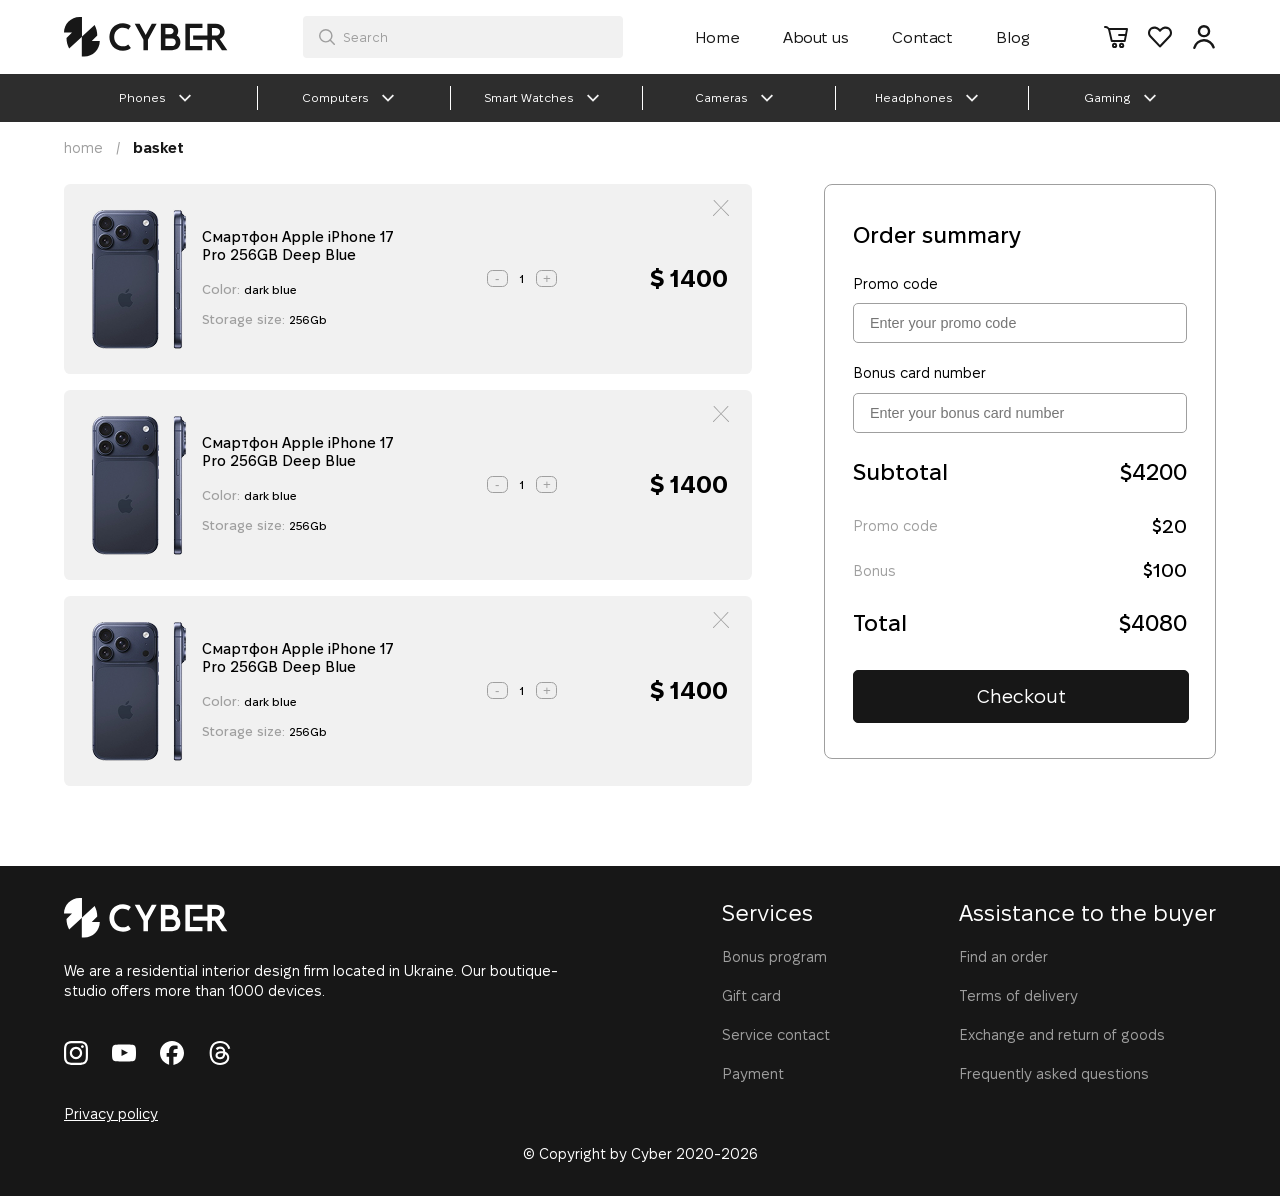
<file: basket.html>
<!DOCTYPE html>
<html lang="en">

<head>
    <meta charset="UTF-8">
    <link rel="stylesheet" href="css/style.css">
    <meta name="viewport"
        content="width=device-width, user-scalable=yes, initial-scale=1.0, maximum-scale=2.0, minimum-scale=1.0">
    <title>E-com-Cyber - basket page</title>
    <link rel="icon" type="image/png" sizes="16x16" href="img/fav/favicon-16x16.png">
    <link rel="manifest" href="/manifest.json">
    <meta name="msapplication-TileColor" content="#ffffff">
    <meta name="msapplication-TileImage" content="/ms-icon-144x144.png">
    <meta name="theme-color" content="#ffffff">
</head>

<body class="position-r">
    <div class="greybg"></div>
    <div class="dark-bgc"></div>
    <div class="main-div-in-popup">
        <img src="img/closepopup.svg" alt="close popup" class="closepopup">
        <div class="popup">
            <div class="grid-button-popup">
                <a class="button-switch active" data-reg="singIn" href="#">Log in</a>
                <a class="button-switch" data-reg="singUp" href="#">Sing up</a>
            </div>
            <form action="#" method="post">
                <div class="singIn block-reg active">
                    <div class="padding-bottom-20rem"><label class="label-popup" for="EmailPhone">E-mail or phone</label>
                    <input class="appearance input-popup" type="text" name="EmailPhone" id="EmailPhone" placeholder="Enter your email or phone"></div>
                    <div class="padding-bottom-17rem"><label class="label-popup" for="password">Password</label>
                    <input class="appearance input-popup" type="password" name="password" id="password" placeholder="*********"></div>
                    <a class="grey-text forgot-password disp-block" href="#">Forgot password?</a>
                    <button type="submit" class="button-popup disp-block">Log in</button>
                </div>
            </form>
            <form action="#" method="post">
                <div class="singUp block-reg">
                    <div class="padding-bottom-20rem"><label class="label-popup" for="firstName">First name</label>
                    <input class="appearance input-popup" type="text" name="EmailPhone" id="firstName" placeholder="Enter your first name"></div>
                    <div class="padding-bottom-20rem"><label class="label-popup" for="second-name">second name</label>
                    <input class="appearance input-popup" type="text" name="EmailPhone" id="second-name" placeholder="Enter your second name"></div>
                    <div class="padding-bottom-20rem"><label class="label-popup" for="EmailPhone">E-mail or phone</label>
                    <input class="appearance input-popup" type="text" name="EmailPhone" id="EmailPhone" placeholder="Enter your email or phone"></div>
                    <div class="padding-bottom-20rem"><label class="label-popup" for="password">Password</label>
                    <input class="appearance input-popup" type="password" name="password" id="password" placeholder="*********"></div>
                    <div class="padding-bottom-30rem"><label class="label-popup" for="repeat-password">Repeat password</label>
                    <input class="appearance input-popup" type="password" name="repeat-password" id="repeat-password" placeholder="*********"></div>
                    <button type="submit" class="button-popup disp-block">Sign up</button>
                </div>
            </form>
        </div>
    </div>
    <header class="header">
        <nav class="wrapper">
            <div class="for-aling-items">
                <div class="light-line disp-flex">
                    <a href="index.html">
                        <picture>
                            <img class="width-one-hunred logo" src="img/logo-head.svg" alt="logo">
                        </picture>
                    </a>
                    <div class="position-r search-bl disp-flex">
                        <input class="appearance search-input" type="search" name="search" id="search">
                        <label class="search position-a" for="search">
                            <img class="searh-img" src="img/search.svg" alt="search">
                            Search
                        </label>
                    </div>
                    <div>
                        <ul class="list-header disp-flex">
                            <li><a href="index.html">Home</a></li>
                            <li><a href="about_us.html">About us</a></li>
                            <li><a href="contact.html">Contact</a></li>
                            <li><a href="blog.html">Blog</a></li>
                            <li class="cancel">x</li>
                        </ul>
                    </div>
                    <ul class="icons disp-flex">
                        <li><a href="basket.html"><img class="svg" src="img/shop-cart.svg" alt="cart"></a></li>
                        <li><a href="wishlist.html"><img class="svg" src="img/heart.svg" alt="heart"></a></li>
                        <li><a href="#"><img class="svg svg-log-in" src="img/log-in.svg" alt="log-in"></a></li>
                    </ul>
                    <picture class="for-menu-header"><img src="img/burger.svg" alt="burger"></picture>
                </div>
            </div>
        </nav>
        <div class="dark-line">
            <nav class="wrapper">
                <div class="dark-line-block">
                    <ul class="dark-line-list">
                        <li class="item-header-relative">
                            <a href="#">
                                Phones
                                <img class="svg-rotate" src="img/arrow.svg" alt="arrow">
                            </a>
                            <ul class="phones-hover">
                                <li><a href="catalog.html">iPhone</a></li>
                                <li><a href="#">Samsung</a></li>
                                <li><a href="#">Xiaomi</a></li>
                                <li><a href="#">Oppo</a></li>
                                <li><a href="#">Motorola</a></li>
                                <li><a href="#">Nokia</a></li>
                                <li><a href="#">Breezy</a></li>
                            </ul>
                        </li>
                        <li class="border">
                            <a href="#">
                                Computers
                                <img class="svg-rotate" src="img/arrow.svg" alt="arrow">
                            </a>
                        </li>
                        <li class="border">
                            <a href="#">
                                Smart Watches
                                <img class="svg-rotate" src="img/arrow.svg" alt="arrow">
                            </a>
                        </li>
                        <li class="border">
                            <a href="#">
                                Cameras
                                <img class="svg-rotate" src="img/arrow.svg" alt="arrow">
                            </a>
                        </li>
                        <li class="border">
                            <a href="#">
                                Headphones
                                <img class="svg-rotate" src="img/arrow.svg" alt="arrow">
                            </a>
                        </li>
                        <li>
                            <a href="#">
                                Gaming
                                <img class="svg-rotate" src="img/arrow.svg" alt="arrow">
                            </a>
                        </li>
                    </ul>
                </div>
            </nav>
        </div>
        <div class="wrapper">
            <div class="search-adaptive">
                <div class="position-r search-mobile disp-flex">
                    <input class="appearance search-input-mobile" type="search" name="search" id="search">
                    <label class="search position-a" for="search">
                        <img src="img/search.svg" alt="search">
                        Search
                    </label>
                </div>
            </div>
        </div>
    </header>
    <main>
        <div class="wrapper">
            <div class="active-page">
                <div class="active-page-div">
                    <span class="grey-sp"><a href="index.html">home</a></span><span class="grey-sp">/</span><span
                        class="dark-sp"><a href="about_us.html">basket</a></span>
                </div>
            </div>
        </div>
        <div class="wrapper-basket">
            <div class="grid-basket">
                <div class="grid-row-tree">
                    <form action="#" method="post">
                        <div class="product-page position-r">
                            <svg class="position-a union" xmlns="http://www.w3.org/2000/svg" width="16" height="16" viewBox="0 0 16 16" fill="none">
                                <path fill-rule="evenodd" clip-rule="evenodd" d="M14.7343 0.108944C14.8736 -0.0363151 15.0999 -0.036288 15.2392 0.108944C15.3785 0.254217 15.3785 0.490039 15.2392 0.635311L8.50382 7.65777L15.8954 15.3658C16.0346 15.5111 16.0347 15.7459 15.8954 15.8912C15.7561 16.0364 15.5308 16.0364 15.3915 15.8912L7.99991 8.18316L0.608308 15.8912C0.468989 16.0364 0.243689 16.0364 0.104402 15.8912C-0.0348358 15.7459 -0.0347652 15.5111 0.104402 15.3658L7.49503 7.65777L0.760652 0.635311C0.621338 0.490039 0.621338 0.254217 0.760652 0.108944C0.899966 -0.0363077 1.12623 -0.0363216 1.26553 0.108944L7.99991 7.1314L14.7343 0.108944Z" fill="#9F9F9F" />
                            </svg>
                            <div class="disp-flex gap-fifteen product-info-flex">
                                <div class="disp-flex gap-fifteen">
                                    <picture class="aspect-img-basket">
                                        <img src="img/iphone-basket.png" alt="iphone">
                                    </picture>
                                    <div>
                                        <h2 class="second-head-basket">Смартфон Apple iPhone 17 Pro 256GB Deep Blue</h2>
                                        <div class="info-div-basket">
                                            <p class="info-basket"><span class="grey-text">Color: </span>dark blue</p>
                                            <p class="info-basket"><span class="grey-text">Storage size: </span>256Gb
                                            </p>
                                        </div>
                                    </div>
                                </div>
                                <div class="disp-flex gap-fifteen">
                                    <button class="button-submit-basket" type="submit">-</button>
                                    <div class="position-r">
                                        <label class="label-basket position-a" for="number-basket">1</label>
                                        <input class="input-basket" type="number" name="number-basket"
                                            id="number-basket">
                                    </div>
                                    <button class="button-submit-basket" type="submit">+</button>
                                </div>
                                <div class="price-basket no-wrap-text">$ 1400</div>
                            </div>
                        </div>
                    </form>
                    <form action="#" method="post">
                        <div class="product-page position-r">
                            <svg class="position-a union" xmlns="http://www.w3.org/2000/svg" width="16" height="16" viewBox="0 0 16 16" fill="none">
                                <path fill-rule="evenodd" clip-rule="evenodd" d="M14.7343 0.108944C14.8736 -0.0363151 15.0999 -0.036288 15.2392 0.108944C15.3785 0.254217 15.3785 0.490039 15.2392 0.635311L8.50382 7.65777L15.8954 15.3658C16.0346 15.5111 16.0347 15.7459 15.8954 15.8912C15.7561 16.0364 15.5308 16.0364 15.3915 15.8912L7.99991 8.18316L0.608308 15.8912C0.468989 16.0364 0.243689 16.0364 0.104402 15.8912C-0.0348358 15.7459 -0.0347652 15.5111 0.104402 15.3658L7.49503 7.65777L0.760652 0.635311C0.621338 0.490039 0.621338 0.254217 0.760652 0.108944C0.899966 -0.0363077 1.12623 -0.0363216 1.26553 0.108944L7.99991 7.1314L14.7343 0.108944Z" fill="#9F9F9F" />
                            </svg>
                            <div class="disp-flex gap-fifteen product-info-flex">
                                <div class="disp-flex gap-fifteen">
                                    <picture class="aspect-img-basket">
                                        <img src="img/iphone-basket.png" alt="iphone">
                                    </picture>
                                    <div>
                                        <h2 class="second-head-basket">Смартфон Apple iPhone 17 Pro 256GB Deep Blue</h2>
                                        <div class="info-div-basket">
                                            <p class="info-basket"><span class="grey-text">Color: </span>dark blue</p>
                                            <p class="info-basket"><span class="grey-text">Storage size: </span>256Gb
                                            </p>
                                        </div>
                                    </div>
                                </div>
                                <div class="disp-flex gap-fifteen">
                                    <button class="button-submit-basket" type="submit">-</button>
                                    <div class="position-r">
                                        <label class="label-basket position-a" for="number-basket">1</label>
                                        <input class="input-basket" type="number" name="number-basket"
                                            id="number-basket">
                                    </div>
                                    <button class="button-submit-basket" type="submit">+</button>
                                </div>
                                <div class="price-basket no-wrap-text">$ 1400</div>
                            </div>
                        </div>
                    </form>
                    <form action="#" method="post">
                        <div class="product-page position-r">
                            <svg class="position-a union" xmlns="http://www.w3.org/2000/svg" width="16" height="16" viewBox="0 0 16 16" fill="none">
                                <path fill-rule="evenodd" clip-rule="evenodd" d="M14.7343 0.108944C14.8736 -0.0363151 15.0999 -0.036288 15.2392 0.108944C15.3785 0.254217 15.3785 0.490039 15.2392 0.635311L8.50382 7.65777L15.8954 15.3658C16.0346 15.5111 16.0347 15.7459 15.8954 15.8912C15.7561 16.0364 15.5308 16.0364 15.3915 15.8912L7.99991 8.18316L0.608308 15.8912C0.468989 16.0364 0.243689 16.0364 0.104402 15.8912C-0.0348358 15.7459 -0.0347652 15.5111 0.104402 15.3658L7.49503 7.65777L0.760652 0.635311C0.621338 0.490039 0.621338 0.254217 0.760652 0.108944C0.899966 -0.0363077 1.12623 -0.0363216 1.26553 0.108944L7.99991 7.1314L14.7343 0.108944Z" fill="#9F9F9F" />
                            </svg>
                            <div class="disp-flex gap-fifteen product-info-flex">
                                <div class="disp-flex gap-fifteen">
                                    <picture class=" aspect-img-basket">
                                        <img src="img/iphone-basket.png" alt="iphone">
                                    </picture>
                                    <div>
                                        <h2 class="second-head-basket">Смартфон Apple iPhone 17 Pro 256GB Deep Blue</h2>
                                        <div class="info-div-basket">
                                            <p class="info-basket"><span class="grey-text">Color: </span>dark blue</p>
                                            <p class="info-basket"><span class="grey-text">Storage size: </span>256Gb
                                            </p>
                                        </div>
                                    </div>
                                </div>
                                <div class="disp-flex gap-fifteen">
                                    <button class="button-submit-basket" type="submit">-</button>
                                    <div class="position-r">
                                        <label class="label-basket position-a" for="number-basket">1</label>
                                        <input class="input-basket" type="number" name="number-basket"
                                            id="number-basket">
                                    </div>
                                    <button class="button-submit-basket" type="submit">+</button>
                                </div>
                                <div class="price-basket no-wrap-text">$ 1400</div>
                            </div>
                        </div>
                    </form>
                </div>
                <form action="#" method="post">
                    <div class="input-basket-user-info">
                        <h1 class="head-input-basket head-input-basket-first">
                            Order summary
                        </h1>
                        <p class="standart-text text-for-input-basket">Promo code</p>
                        <div class="position-r promo-input-block">
                            <input class="appearance-none enter-promo standart-text" type="text" name="enter-promo"
                                id="enter-promo" placeholder="Enter your promo code">
                            <label class="standart-text enter-promo-label grey-text position-a" for="enter-promo"></label>
                        </div>
                        <p class="standart-text text-for-input-basket text-for-input-basket-second">Bonus card number
                        </p>
                        <div class="position-r promo-input-block">
                            <input class="appearance-none enter-promo standart-text" type="number"
                                name="enter-number-phone" id="enter-number-phone"  placeholder="Enter your bonus card number">
                            <label class="standart-text enter-promo-label grey-text position-a" for="enter-number-phone"></label>
                        </div>
                        <div class="disp-flex space-beetwen padding-from-head">
                            <h2 class="head-input-basket-second head-input-basket">
                                Subtotal
                            </h2>
                            <p class="price-input-basket head-input-basket-second head-input-basket">$4200</p>
                        </div>
                        <div class="disp-flex space-beetwen for-padding-price">
                            <p class="standart-text grey-text">Promo code</p>
                            <p class="smaller-price-input-basket">$20</p>
                        </div>
                        <div class="disp-flex space-beetwen">
                            <p class="standart-text grey-text">Bonus</p>
                            <p class="smaller-price-input-basket">$100</p>
                        </div>
                        <div class="disp-flex space-beetwen padding-from-head-to-btn">
                            <h2 class="head-input-basket-second head-input-basket">
                                Total
                            </h2>
                            <p class="price-input-basket head-input-basket-second head-input-basket">$4080</p>
                        </div>
                        <div>
                            <a href="order.html" class="appearance-none checkout-btn">Checkout</a>
                        </div>
                    </div>
                </form>
            </div>
        </div>
    </main>
    <footer class="footer">
        <nav class="wrapper">
            <div>
                <div class="for-media justify-center for-padding">
                    <div>
                        <a href="index.html">
                            <img class="logo" src="img/logo-footer.svg" alt="logo">
                        </a>
                        <p class="text-footer item-foot">We are a residential interior design firm located in Ukraine.
                            Our
                            boutique-studio offers more than 1000 devices.</p>
                        <ul class="images-footer disp-flex">
                            <li><a class="socials" href="#"><img src="img/social-inst.svg" alt="instagram"></a></li>
                            <li><a class="socials" href="#"><img src="img/yt.svg" alt="you-tube"></a></li>
                            <li><a class="socials" href="#"><img src="img/fcbk.svg" alt="facebook"></a></li>
                            <li><a class="socials" href="#"><img src="img/social.svg" alt="social"></a></li>
                        </ul>
                    </div>
                    <ul class="first-list-footer list-footer">
                        <li>
                            <h2 class="head-footer margin-none">Services</h2>
                        </li>
                        <li class="item-foot"><a href="#">Bonus program</a></li>
                        <li class="item-foot"><a href="#">Gift card</a></li>
                        <li class="item-foot"><a href="#">Service contact</a></li>
                        <li class="item-foot"><a href="#">Payment</a></li>
                    </ul>
                    <ul class="second-list-footer list-footer">
                        <li>
                            <h2 class="head-footer margin-none">Assistance to the buyer</h2>
                        </li>
                        <li class="item-foot"><a href="#">Find an order</a></li>
                        <li class="item-foot"><a href="#">Terms of delivery</a></li>
                        <li class="item-foot"><a href="#">Exchange and return of goods</a></li>
                        <li class="item-foot"><a href="#">Frequently asked questions</a></li>
                    </ul>
                </div>
            </div>
            <p class="link"><a href="#">Privacy policy</a></p>
            <div class="text-bottom-foot-bl">
                <p class="text-bottom-foot">© Copyright by Cyber 2020-2026</p>
            </div>
        </nav>
    </footer>
    <script src="js/script.js"></script>
</body>

</html>
</file>
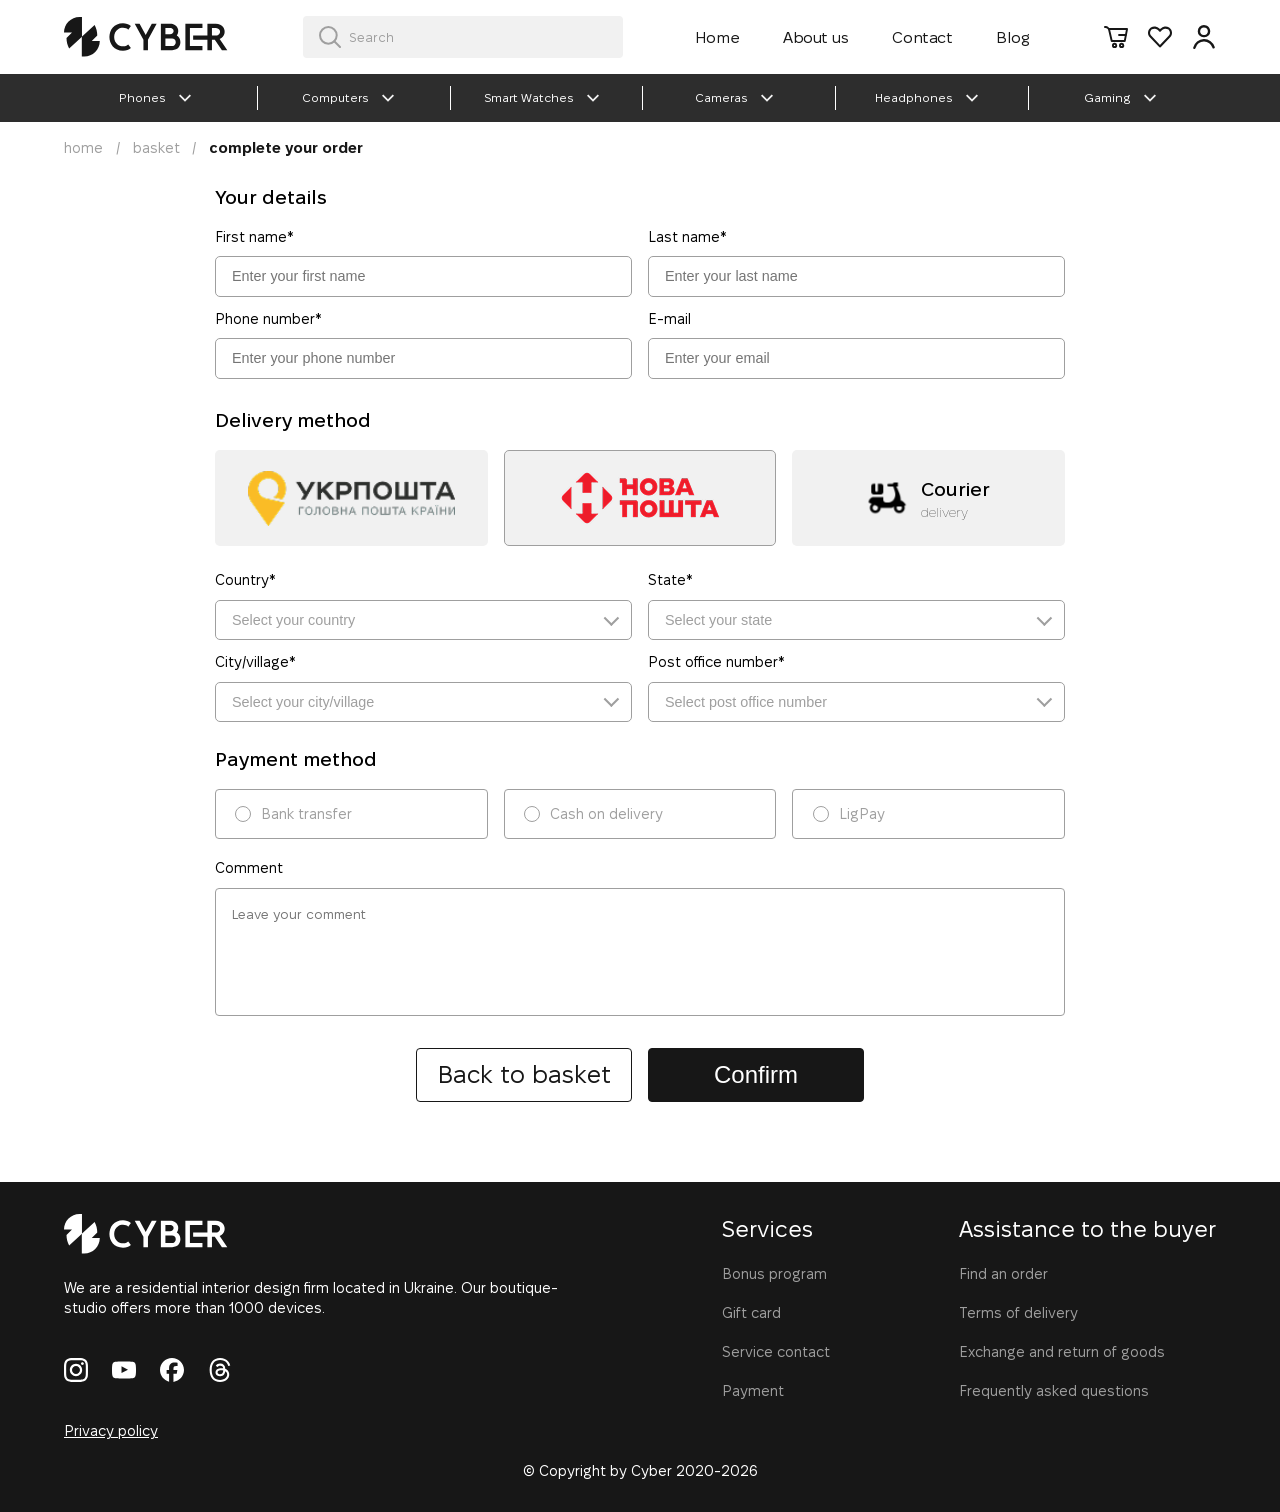
<file: order.html>
<!DOCTYPE html>
<html lang="en">

<head>
    <meta charset="UTF-8">
    <meta name="viewport"
        content="width=device-width, user-scalable=yes, initial-scale=1.0, maximum-scale=2.0, minimum-scale=1.0">
    <title>Complete your order with E-com Cyber</title>
    <link rel="stylesheet" href="css/style.css">
    <link rel="icon" type="image/png" sizes="16x16" href="img/fav/favicon-16x16.png">
    <link rel="manifest" href="/manifest.json">
    <meta name="msapplication-TileColor" content="#ffffff">
    <meta name="msapplication-TileImage" content="/ms-icon-144x144.png">
    <meta name="theme-color" content="#ffffff">
</head>

<body>
    <div class="greybg"></div>
    <div class="dark-bgc"></div>
    <div class="main-div-in-popup">
        <img src="img/closepopup.svg" alt="close popup" class="closepopup">
        <div class="popup">
            <div class="grid-button-popup">
                <a class="button-switch active" data-reg="singIn" href="#">Log in</a>
                <a class="button-switch" data-reg="singUp" href="#">Sing up</a>
            </div>
            <form action="#" method="post">
                <div class="singIn block-reg active">
                    <div class="padding-bottom-20rem"><label class="label-popup" for="EmailPhone">E-mail or
                            phone</label>
                        <input class="appearance input-popup" type="text" name="EmailPhone" id="EmailPhone"
                            placeholder="Enter your email or phone"></div>
                    <div class="padding-bottom-17rem"><label class="label-popup" for="password">Password</label>
                        <input class="appearance input-popup" type="password" name="password" id="password"
                            placeholder="*********"></div>
                    <a class="grey-text forgot-password disp-block" href="#">Forgot password?</a>
                    <button type="submit" class="button-popup disp-block">Log in</button>
                </div>
            </form>
            <form action="#" method="post">
                <div class="singUp block-reg">
                    <div class="padding-bottom-20rem"><label class="label-popup" for="firstName">First name</label>
                        <input class="appearance input-popup" type="text" name="EmailPhone" id="firstName"
                            placeholder="Enter your first name"></div>
                    <div class="padding-bottom-20rem"><label class="label-popup" for="second-name">second name</label>
                        <input class="appearance input-popup" type="text" name="EmailPhone" id="second-name"
                            placeholder="Enter your second name"></div>
                    <div class="padding-bottom-20rem"><label class="label-popup" for="EmailPhone">E-mail or
                            phone</label>
                        <input class="appearance input-popup" type="text" name="EmailPhone" id="EmailPhone"
                            placeholder="Enter your email or phone"></div>
                    <div class="padding-bottom-20rem"><label class="label-popup" for="password">Password</label>
                        <input class="appearance input-popup" type="password" name="password" id="password"
                            placeholder="*********"></div>
                    <div class="padding-bottom-30rem"><label class="label-popup" for="repeat-password">Repeat
                            password</label>
                        <input class="appearance input-popup" type="password" name="repeat-password"
                            id="repeat-password" placeholder="*********"></div>
                    <button type="submit" class="button-popup disp-block">Sign up</button>
                </div>
            </form>
        </div>
    </div>
    <header class="header">
        <nav class="wrapper">
            <div class="for-aling-items">
                <div class="light-line disp-flex">
                    <a href="index.html">
                        <picture>
                            <img class="width-one-hunred logo" src="img/logo-head.svg" alt="logo">
                        </picture>
                    </a>
                    <div class="position-r search-bl">
                        <input class="appearance search-input" type="search" name="search" id="search">
                        <label class="search position-a" for="search">
                            <img src="img/search.svg" alt="search">
                            Search
                        </label>
                    </div>
                    <div>
                        <ul class="list-header disp-flex">
                            <li><a href="index.html">Home</a></li>
                            <li><a href="about_us.html">About us</a></li>
                            <li><a href="contact.html">Contact</a></li>
                            <li><a href="blog.html">Blog</a></li>
                            <li class="cancel">x</li>
                        </ul>
                    </div>
                    <ul class="icons disp-flex">
                        <li><a href="basket.html"><img class="svg" src="img/shop-cart.svg" alt="cart"></a></li>
                        <li><a href="wishlist.html"><img class="svg" src="img/heart.svg" alt="heart"></a></li>
                        <li><a href="#"><img class="svg svg-log-in" src="img/log-in.svg" alt="log-in"></a></li>
                    </ul>
                    <picture class="for-menu-header"><img src="img/burger.svg" alt="burger"></picture>
                </div>
            </div>
        </nav>
        <div class="dark-line">
            <nav class="wrapper">
                <div class="dark-line-block">
                    <ul class="dark-line-list">
                        <li class="item-header-relative">
                            <a href="#">
                                Phones
                                <img class="svg-rotate" src="img/arrow.svg" alt="arrow">
                            </a>
                            <ul class="phones-hover">
                                <li><a href="catalog.html">iPhone</a></li>
                                <li><a href="#">Samsung</a></li>
                                <li><a href="#">Xiaomi</a></li>
                                <li><a href="#">Oppo</a></li>
                                <li><a href="#">Motorola</a></li>
                                <li><a href="#">Nokia</a></li>
                                <li><a href="#">Breezy</a></li>
                            </ul>
                        </li>
                        <li class="border">
                            <a href="#">
                                Computers
                                <img class="svg-rotate" src="img/arrow.svg" alt="arrow">
                            </a>
                        </li>
                        <li class="border">
                            <a href="#">
                                Smart Watches
                                <img class="svg-rotate" src="img/arrow.svg" alt="arrow">
                            </a>
                        </li>
                        <li class="border">
                            <a href="#">
                                Cameras
                                <img class="svg-rotate" src="img/arrow.svg" alt="arrow">
                            </a>
                        </li>
                        <li class="border">
                            <a href="#">
                                Headphones
                                <img class="svg-rotate" src="img/arrow.svg" alt="arrow">
                            </a>
                        </li>
                        <li>
                            <a href="#">
                                Gaming
                                <img class="svg-rotate" src="img/arrow.svg" alt="arrow">
                            </a>
                        </li>
                    </ul>
                </div>
            </nav>
        </div>
        <div class="wrapper">
            <div class="search-adaptive">
                <div class="position-r search-mobile disp-flex">
                    <input class="appearance search-input-mobile" type="search" name="search" id="search">
                    <label class="search position-a" for="search">
                        <img src="img/search.svg" alt="search">
                        Search
                    </label>
                </div>
            </div>
        </div>
    </header>
    <main>
        <div class="wrapper">
            <div class="disp-flex space-between">
                <div class="active-page">
                    <div class="active-page-div">
                        <span class="grey-sp"><a href="index.html">home</a></span><span class="grey-sp">/</span><span
                            class="grey-sp"><a href="index.html">basket</a></span><span class="grey-sp">/</span><span
                            class="dark-sp"><a href="about_us.html">complete your order</a></span>
                    </div>
                </div>
            </div>
        </div>
        <div class="wrapper-or">
            <form action="#" method="post">
                <h1 class="main-head-order">Your details</h1>
                <div class="grid-details">
                    <div><label for="first-name" class="text-order label-order">First name*</label><input
                            id="first-name" type="text" class="appearance input-order text-order grey-text"
                            placeholder="Enter your first name"></div>
                    <div><label for="second-name" class="text-order label-order">Last name*</label><input
                            id="second-name" type="text" class="appearance input-order text-order grey-text"
                            placeholder="Enter your last name"></div>
                    <div><label for="Phone" class="text-order label-order">Phone number*</label><input id="Phone"
                            type="number" class="appearance input-order text-order grey-text"
                            placeholder="Enter your phone number"></div>
                    <div><label for="email" class="text-order label-order">E-mail</label><input id="email" type="email"
                            class="appearance input-order text-order grey-text" placeholder="Enter your email"></div>
                </div>
                <h2 class="main-head-order del-method">Delivery method</h2>
                <div class="grid-delivery">
                    <div class="position-r">
                        <input class="appearance input-delivery ukr position-r" name="delivery" type="radio" id="ukr">
                        <label for="ukr">
                        </label>
                    </div>
                    <div class="position-r">
                        <input class="appearance input-delivery nova position-r" name="delivery" type="radio" id="nova"
                            checked>
                        <label for="nova"></label>
                    </div>
                    <label for="curier">
                        <div class="position-r">
                            <input class="appearance input-delivery deliv position-r" type="radio" id="curier"
                                name="delivery">
                            <div class="disp-flex courier-flex position-a">
                                <img class="curier-img" src="img/delivery.svg" alt="delivery">
                                <div>
                                    <p class="bold-text-courier">Courier</p>
                                    <p class="text-courier">delivery</p>
                                </div>
                            </div>
                        </div>
                    </label>
                </div>

                <div class="grid-details">
                    <div>
                        <p class="text-order label-order">Country*</p>
                        <label class="for-arrow">
                            <select class="appearance input-order text-order grey-text" name="country"
                                placeholder="Select your country">
                                <option class="text-order" value="Select your country" disabled selected>Select your
                                    country</option>
                                <option class="text-order" value="Select your country">Ukraine</option>
                            </select>
                        </label>
                    </div>
                    <div>
                        <p class="text-order label-order">State*</p>
                        <label class="for-arrow">
                            <select class="appearance input-order text-order grey-text" name="state"
                                placeholder="Select your state">
                                <option class="text-order" value="Select your country" disabled selected>Select your
                                    state</option>
                                <option class="text-order" value="Select your country">Ukraine</option>
                            </select>
                        </label>
                    </div>
                    <div>
                        <p class="text-order label-order">City/village*</p>
                        <label class="for-arrow">
                            <select class="appearance input-order text-order grey-text" name="city"
                                placeholder="Select your city/village">
                                <option class="text-order" value="Select your country" disabled selected>Select your
                                    city/village</option>
                                <option class="text-order" value="Select your country">Kyiv</option>
                            </select>
                        </label>
                    </div>
                    <div>
                        <p class="text-order label-order">Post office number*</p>
                        <label class="for-arrow">
                            <select class="appearance input-order text-order grey-text" name="office"
                                placeholder="Select post office number">
                                <option class="text-order" value="Select your country" disabled selected>Select post
                                    office number</option>
                                <option class="text-order" value="Select your country">19</option>
                            </select>
                        </label>
                    </div>
                </div>
                <h2 class="main-head-order">Payment method</h2>
                <div class="grid-payment">
                    <div class="disp-flex border-payment position-r"><input class="appearance order-input"
                            name="payment" type="radio" id="bank">
                        <p class="text-payment">Bank transfer</p><label class="position-a mask-label"
                            for="bank"></label>
                    </div>
                    <div class="disp-flex border-payment position-r"><input class="appearance order-input"
                            name="payment" type="radio" id="cash">
                        <p class="text-payment">Cash on delivery</p><label class="position-a mask-label"
                            for="cash"></label>
                    </div>
                    <div class="disp-flex border-payment position-r"><input class="appearance order-input"
                            name="payment" type="radio" id="ligpay">
                        <p class="text-payment">LigPay</p><label class="position-a mask-label" for="ligpay"></label>
                    </div>
                </div>
                <p class="text-order comment-head">Comment</p>
                <textarea class="comment appearance" name="comment" id="comment"
                    placeholder="Leave your comment"></textarea>
                <div class="grid-btns-order">
                    <a href="basket.html" class="appearance button-or button-or-white">Back to basket</a>
                    <button class="appearance button-or button-or-black" type="submit">Confirm</button>
                </div>
            </form>
        </div>
    </main>
    <footer class="footer">
        <nav class="wrapper">
            <div>
                <div class="for-media justify-center for-padding">
                    <div>
                        <a href="index.html">
                            <img class="logo" src="img/logo-footer.svg" alt="logo">
                        </a>
                        <p class="text-footer item-foot">We are a residential interior design firm located in Ukraine.
                            Our
                            boutique-studio offers more than 1000 devices.</p>
                        <ul class="images-footer disp-flex">
                            <li><a class="socials" href="#"><img src="img/social-inst.svg" alt="instagram"></a></li>
                            <li><a class="socials" href="#"><img src="img/yt.svg" alt="you-tube"></a></li>
                            <li><a class="socials" href="#"><img src="img/fcbk.svg" alt="facebook"></a></li>
                            <li><a class="socials" href="#"><img src="img/social.svg" alt="social"></a></li>
                        </ul>
                    </div>
                    <ul class="first-list-footer list-footer">
                        <li>
                            <h2 class="head-footer margin-none">Services</h2>
                        </li>
                        <li class="item-foot"><a href="#">Bonus program</a></li>
                        <li class="item-foot"><a href="#">Gift card</a></li>
                        <li class="item-foot"><a href="#">Service contact</a></li>
                        <li class="item-foot"><a href="#">Payment</a></li>
                    </ul>
                    <ul class="second-list-footer list-footer">
                        <li>
                            <h2 class="head-footer margin-none">Assistance to the buyer</h2>
                        </li>
                        <li class="item-foot"><a href="#">Find an order</a></li>
                        <li class="item-foot"><a href="#">Terms of delivery</a></li>
                        <li class="item-foot"><a href="#">Exchange and return of goods</a></li>
                        <li class="item-foot"><a href="#">Frequently asked questions</a></li>
                    </ul>
                </div>
            </div>
            <p class="link"><a href="#">Privacy policy</a></p>
            <div class="text-bottom-foot-bl">
                <p class="text-bottom-foot">© Copyright by Cyber 2020-2026</p>
            </div>
        </nav>
    </footer>
    <script src="js/script.js"></script>
</body>

</html>
</file>
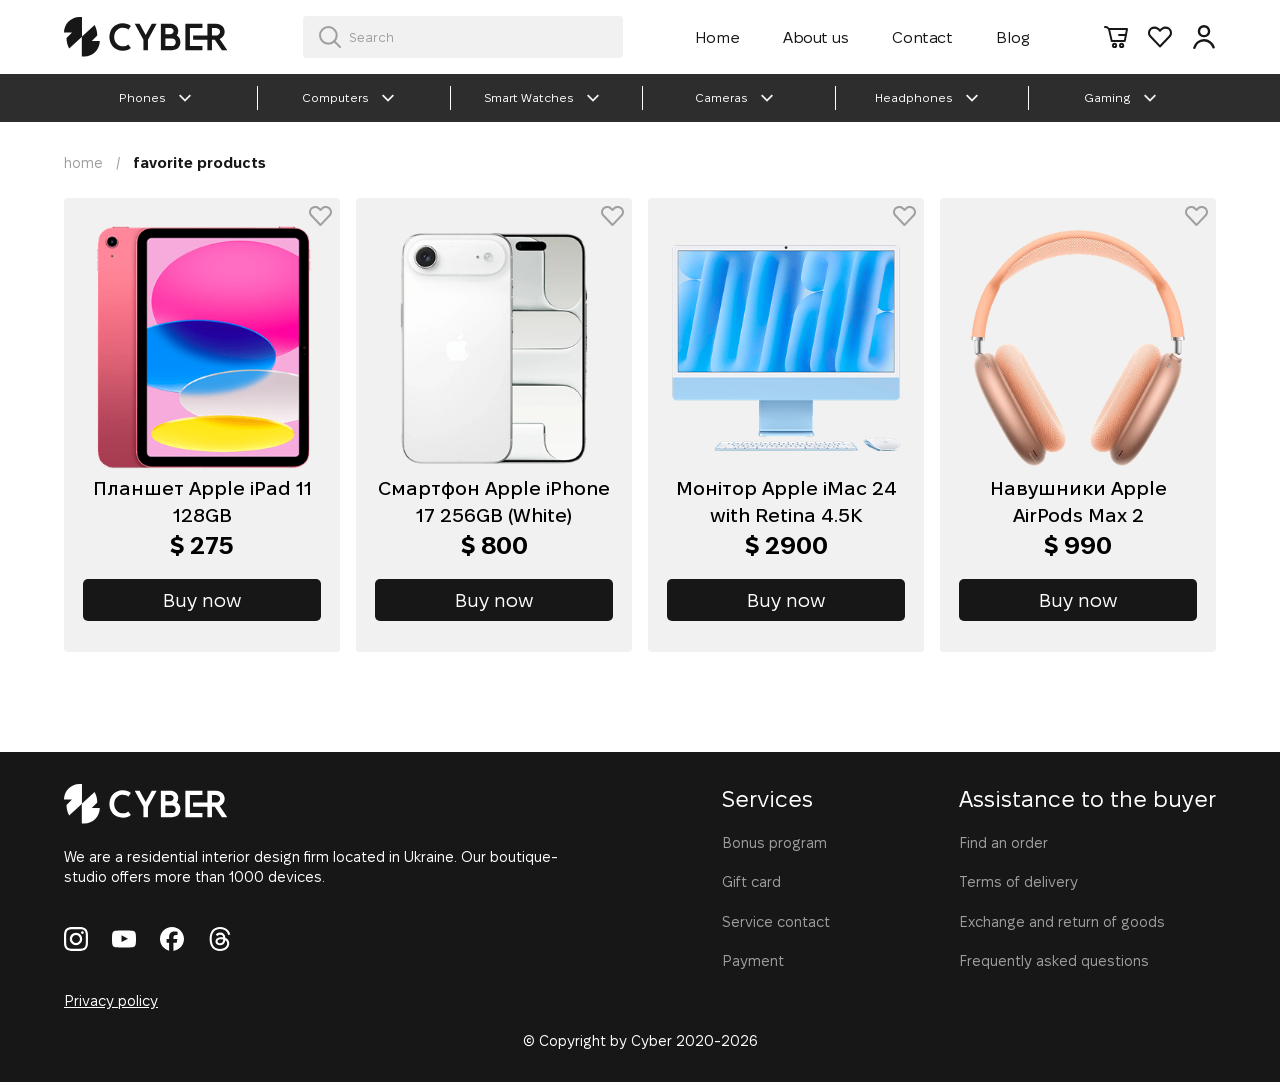
<file: wishlist.html>
<!DOCTYPE html>
<html lang="en">

<head>
    <meta charset="UTF-8">
    <link rel="stylesheet" href="css/style.css">
    <meta name="viewport" content="width=device-width, user-scalable=yes, initial-scale=1.0, maximum-scale=2.0, minimum-scale=1.0">
    <title>E-com-Cyber - techical shop, apple, android, freeges, wishlist</title>
    <link rel="icon" type="image/png" sizes="16x16" href="/favicon-16x16.png">
    <link rel="manifest" href="/manifest.json">
    <meta name="msapplication-TileColor" content="#ffffff">
    <meta name="msapplication-TileImage" content="/ms-icon-144x144.png">
    <meta name="theme-color" content="#ffffff">
</head>

<body>
    <div class="greybg"></div>
    <div class="dark-bgc"></div>
    <div class="main-div-in-popup">
        <img src="img/closepopup.svg" alt="close popup" class="closepopup">
        <div class="popup">
            <div class="grid-button-popup">
                <a class="button-switch active" data-reg="singIn" href="#">Log in</a>
                <a class="button-switch" data-reg="singUp" href="#">Sing up</a>
            </div>
            <form action="#" method="post">
                <div class="singIn block-reg active">
                    <div class="padding-bottom-20rem"><label class="label-popup" for="EmailPhone">E-mail or phone</label>
                    <input class="appearance input-popup" type="text" name="EmailPhone" id="EmailPhone" placeholder="Enter your email or phone"></div>
                    <div class="padding-bottom-17rem"><label class="label-popup" for="password">Password</label>
                    <input class="appearance input-popup" type="password" name="password" id="password" placeholder="*********"></div>
                    <a class="grey-text forgot-password disp-block" href="#">Forgot password?</a>
                    <button type="submit" class="button-popup disp-block">Log in</button>
                </div>
            </form>
            <form action="#" method="post">
                <div class="singUp block-reg">
                    <div class="padding-bottom-20rem"><label class="label-popup" for="firstName">First name</label>
                    <input class="appearance input-popup" type="text" name="EmailPhone" id="firstName" placeholder="Enter your first name"></div>
                    <div class="padding-bottom-20rem"><label class="label-popup" for="second-name">second name</label>
                    <input class="appearance input-popup" type="text" name="EmailPhone" id="second-name" placeholder="Enter your second name"></div>
                    <div class="padding-bottom-20rem"><label class="label-popup" for="EmailPhone">E-mail or phone</label>
                    <input class="appearance input-popup" type="text" name="EmailPhone" id="EmailPhone" placeholder="Enter your email or phone"></div>
                    <div class="padding-bottom-20rem"><label class="label-popup" for="password">Password</label>
                    <input class="appearance input-popup" type="password" name="password" id="password" placeholder="*********"></div>
                    <div class="padding-bottom-30rem"><label class="label-popup" for="repeat-password">Repeat password</label>
                    <input class="appearance input-popup" type="password" name="repeat-password" id="repeat-password" placeholder="*********"></div>
                    <button type="submit" class="button-popup disp-block">Sign up</button>
                </div>
            </form>
        </div>
    </div>
    <header class="header">
        <nav class="wrapper">
            <div class="for-aling-items">
                <div class="light-line disp-flex">
                    <a href="index.html">
                        <picture>
                            <img class="width-one-hunred logo" src="img/logo-head.svg" alt="logo">
                        </picture>
                    </a>
                    <div class="position-r search-bl">
                        <input class="appearance search-input" type="search" name="search" id="search">
                        <label class="search position-a" for="search">
                            <img src="img/search.svg" alt="search">
                            Search
                        </label>
                    </div>
                    <div>
                        <ul class="list-header disp-flex">
                            <li><a href="index.html">Home</a></li>
                            <li><a href="about_us.html">About us</a></li>
                            <li><a href="contact.html">Contact</a></li>
                            <li><a href="blog.html">Blog</a></li>
                            <li class="cancel">x</li>
                        </ul>
                    </div>
                    <ul class="icons disp-flex">
                        <li><a href="basket.html"><img class="svg" src="img/shop-cart.svg" alt="cart"></a></li>
                        <li><a href="wishlist.html"><img class="svg" src="img/heart.svg" alt="heart"></a></li>
                        <li><a href="#"><img class="svg svg-log-in" src="img/log-in.svg" alt="log-in"></a></li>
                    </ul>
                    <picture class="for-menu-header"><img src="img/burger.svg" alt="burger"></picture>
                </div>
            </div>
        </nav>
        <div class="dark-line">
            <nav class="wrapper">
                <div class="dark-line-block">
                    <ul class="dark-line-list">
                        <li class="item-header-relative">
                            <a href="#">
                                Phones
                                <img class="svg-rotate" src="img/arrow.svg" alt="arrow">
                            </a>
                            <ul class="phones-hover">
                                <li><a href="catalog.html">iPhone</a></li>
                                <li><a href="#">Samsung</a></li>
                                <li><a href="#">Xiaomi</a></li>
                                <li><a href="#">Oppo</a></li>
                                <li><a href="#">Motorola</a></li>
                                <li><a href="#">Nokia</a></li>
                                <li><a href="#">Breezy</a></li>
                            </ul>
                        </li>
                        <li class="border">
                            <a href="#">
                                Computers
                                <img class="svg-rotate" src="img/arrow.svg" alt="arrow">
                            </a>
                        </li>
                        <li class="border">
                            <a href="#">
                                Smart Watches
                                <img class="svg-rotate" src="img/arrow.svg" alt="arrow">
                            </a>
                        </li>
                        <li class="border">
                            <a href="#">
                                Cameras
                                <img class="svg-rotate" src="img/arrow.svg" alt="arrow">
                            </a>
                        </li>
                        <li class="border">
                            <a href="#">
                                Headphones
                                <img class="svg-rotate" src="img/arrow.svg" alt="arrow">
                            </a>
                        </li>
                        <li>
                            <a href="#">
                                Gaming
                                <img class="svg-rotate" src="img/arrow.svg" alt="arrow">
                            </a>
                        </li>
                    </ul>
                </div>
            </nav>
        </div>
        <div class="wrapper">
            <div class="search-adaptive">
                <div class="position-r search-mobile disp-flex">
                    <input class="appearance search-input-mobile" type="search" name="search" id="search">
                    <label class="search position-a" for="search">
                        <img src="img/search.svg" alt="search">
                        Search
                    </label>
                </div>
            </div>
        </div>
    </header>
    <main>
        <div class="wrapper">
            <div class="main-wl">
                <div class="active-page">
                    <div class="active-page-div">
                        <span class="grey-sp"><a href="index.html">home</a></span><span class="grey-sp">/</span><span
                            class="dark-sp"><a href="about_us.html">favorite products</a></span>
                    </div>
                </div>
                <div class="figures_fi">
                    <figure class="figure">
                        <a class="heart-link" href="wishlist.html"><svg  class="heart-fi" xmlns="http://www.w3.org/2000/svg" width="23" height="20" viewBox="0 0 23 20" fill="none"><path d="M19.6964 1.83918C18.6231 1.17018 17.3517 0.888134 16.0945 1.04021C14.8374 1.19229 13.6708 1.76927 12.7898 2.6747L11.5029 3.9355H11.4728L10.201 2.6747C9.31999 1.76927 8.15341 1.19229 6.89627 1.04021C5.63914 0.888134 4.36764 1.17018 3.29435 1.83918C2.66711 2.24347 2.13834 2.78187 1.74649 3.4152C1.35465 4.04853 1.10959 4.76085 1.02919 5.50032C0.948776 6.23978 1.03502 6.98778 1.28166 7.68989C1.52829 8.39199 1.9291 9.03054 2.45491 9.55905L11.4376 19L11.6185 18.8199L11.6739 18.8749L20.551 9.55905C21.0761 9.02952 21.4759 8.39009 21.7213 7.68734C21.9668 6.98458 22.0516 6.2362 21.9698 5.49667C21.8879 4.75714 21.6414 4.04511 21.2481 3.41239C20.8548 2.77968 20.3247 2.24223 19.6964 1.83918V1.83918Z" stroke="#9F9F9F" stroke-width="2" stroke-linecap="round" stroke-linejoin="round"/></svg></a>
                        <figcaption class="column-space-beetwen">
                            <div>
                                <picture>
                                    <img class="img-figure" src="img/ipad-11-card.png" alt="iPad-11-card" href="#">
                                </picture>
                                <h3 class="heads_figure">Планшет Apple iPad 11 128GB</h3>
                            </div>
                            <div class="price-and-button">
                                <p class="price"><b>$ 275</b></p>
                                <div class="btn_figures-block"><a class="btn_figures" href="#">Buy now</a></div>
                            </div>
                        </figcaption>
                    </figure>
                    <figure class="figure">
                        <a class="heart-link" href="wishlist.html"><svg  class="heart-fi" xmlns="http://www.w3.org/2000/svg" width="23" height="20" viewBox="0 0 23 20" fill="none"><path d="M19.6964 1.83918C18.6231 1.17018 17.3517 0.888134 16.0945 1.04021C14.8374 1.19229 13.6708 1.76927 12.7898 2.6747L11.5029 3.9355H11.4728L10.201 2.6747C9.31999 1.76927 8.15341 1.19229 6.89627 1.04021C5.63914 0.888134 4.36764 1.17018 3.29435 1.83918C2.66711 2.24347 2.13834 2.78187 1.74649 3.4152C1.35465 4.04853 1.10959 4.76085 1.02919 5.50032C0.948776 6.23978 1.03502 6.98778 1.28166 7.68989C1.52829 8.39199 1.9291 9.03054 2.45491 9.55905L11.4376 19L11.6185 18.8199L11.6739 18.8749L20.551 9.55905C21.0761 9.02952 21.4759 8.39009 21.7213 7.68734C21.9668 6.98458 22.0516 6.2362 21.9698 5.49667C21.8879 4.75714 21.6414 4.04511 21.2481 3.41239C20.8548 2.77968 20.3247 2.24223 19.6964 1.83918V1.83918Z" stroke="#9F9F9F" stroke-width="2" stroke-linecap="round" stroke-linejoin="round"/></svg></a>
                        <figcaption class="column-space-beetwen">
                            <div>
                                <picture>
                                    <img class="img-figure" src="img/iphone-17-256GB-card.png" alt="iPhone-17-256GB"
                                        href="#">
                                </picture>
                                <h3 class="heads_figure">Смартфон Apple iPhone 17 256GB (White)</h3>
                            </div>
                            <div class="price-and-button">
                                <p class="price"><b>$ 800</b></p>
                                <div class="btn_figures-block"><a class="btn_figures" href="#">Buy now</a></div>
                            </div>
                        </figcaption>
                    </figure>
                    <figure class="figure">
                        <a class="heart-link" href="wishlist.html"><svg  class="heart-fi" xmlns="http://www.w3.org/2000/svg" width="23" height="20" viewBox="0 0 23 20" fill="none"><path d="M19.6964 1.83918C18.6231 1.17018 17.3517 0.888134 16.0945 1.04021C14.8374 1.19229 13.6708 1.76927 12.7898 2.6747L11.5029 3.9355H11.4728L10.201 2.6747C9.31999 1.76927 8.15341 1.19229 6.89627 1.04021C5.63914 0.888134 4.36764 1.17018 3.29435 1.83918C2.66711 2.24347 2.13834 2.78187 1.74649 3.4152C1.35465 4.04853 1.10959 4.76085 1.02919 5.50032C0.948776 6.23978 1.03502 6.98778 1.28166 7.68989C1.52829 8.39199 1.9291 9.03054 2.45491 9.55905L11.4376 19L11.6185 18.8199L11.6739 18.8749L20.551 9.55905C21.0761 9.02952 21.4759 8.39009 21.7213 7.68734C21.9668 6.98458 22.0516 6.2362 21.9698 5.49667C21.8879 4.75714 21.6414 4.04511 21.2481 3.41239C20.8548 2.77968 20.3247 2.24223 19.6964 1.83918V1.83918Z" stroke="#9F9F9F" stroke-width="2" stroke-linecap="round" stroke-linejoin="round"/></svg></a>
                        <figcaption class="column-space-beetwen">
                            <div>
                                <picture>
                                    <img class="img-figure" src="img/imac-24-card.png" alt="iMac-24" href="#">
                                </picture>
                                <h3 class="heads_figure">Монітор Apple iMac 24 with Retina 4.5K</h3>
                            </div>
                            <div class="price-and-button">
                                <p class="price"><b>$ 2900</b></p>
                                <div class="btn_figures-block"><a class="btn_figures" href="#">Buy now</a></div>
                            </div>
                        </figcaption>
                    </figure>
                    <figure class="figure">
                        <a class="heart-link" href="wishlist.html"><svg  class="heart-fi" xmlns="http://www.w3.org/2000/svg" width="23" height="20" viewBox="0 0 23 20" fill="none"><path d="M19.6964 1.83918C18.6231 1.17018 17.3517 0.888134 16.0945 1.04021C14.8374 1.19229 13.6708 1.76927 12.7898 2.6747L11.5029 3.9355H11.4728L10.201 2.6747C9.31999 1.76927 8.15341 1.19229 6.89627 1.04021C5.63914 0.888134 4.36764 1.17018 3.29435 1.83918C2.66711 2.24347 2.13834 2.78187 1.74649 3.4152C1.35465 4.04853 1.10959 4.76085 1.02919 5.50032C0.948776 6.23978 1.03502 6.98778 1.28166 7.68989C1.52829 8.39199 1.9291 9.03054 2.45491 9.55905L11.4376 19L11.6185 18.8199L11.6739 18.8749L20.551 9.55905C21.0761 9.02952 21.4759 8.39009 21.7213 7.68734C21.9668 6.98458 22.0516 6.2362 21.9698 5.49667C21.8879 4.75714 21.6414 4.04511 21.2481 3.41239C20.8548 2.77968 20.3247 2.24223 19.6964 1.83918V1.83918Z" stroke="#9F9F9F" stroke-width="2" stroke-linecap="round" stroke-linejoin="round"/></svg></a>
                        <figcaption class="column-space-beetwen">
                            <div>
                                <picture>
                                    <img class="img-figure" src="img/apple-airpods-max-2-card.png"
                                        alt="apple-AirPods-Max-2">
                                </picture>
                                <h3 class="heads_figure">Навушники Apple AirPods Max 2</h3>
                            </div>
                            <div class="price-and-button">
                                <p class="price"><b>$ 990</b></p>
                                <div class="btn_figures-block"><a class="btn_figures" href="#">Buy now</a></div>
                            </div>
                        </figcaption>
                    </figure>
                </div>
            </div>
        </div>
    </main>
    <footer class="footer">
        <nav class="wrapper">
            <div>
                <div class="for-media justify-center for-padding">
                    <div>
                        <a href="index.html">
                            <img class="logo" src="img/logo-footer.svg" alt="logo">
                        </a>
                        <p class="text-footer item-foot">We are a residential interior design firm located in Ukraine.
                            Our
                            boutique-studio offers more than 1000 devices.</p>
                        <ul class="images-footer disp-flex">
                            <li><a class="socials" href="#"><img src="img/social-inst.svg" alt="instagram"></a></li>
                            <li><a class="socials" href="#"><img src="img/yt.svg" alt="you-tube"></a></li>
                            <li><a class="socials" href="#"><img src="img/fcbk.svg" alt="facebook"></a></li>
                            <li><a class="socials" href="#"><img src="img/social.svg" alt="social"></a></li>
                        </ul>
                    </div>
                    <ul class="first-list-footer list-footer">
                        <li>
                            <h2 class="head-footer margin-none">Services</h2>
                        </li>
                        <li class="item-foot"><a href="#">Bonus program</a></li>
                        <li class="item-foot"><a href="#">Gift card</a></li>
                        <li class="item-foot"><a href="#">Service contact</a></li>
                        <li class="item-foot"><a href="#">Payment</a></li>
                    </ul>
                    <ul class="second-list-footer list-footer">
                        <li>
                            <h2 class="head-footer margin-none">Assistance to the buyer</h2>
                        </li>
                        <li class="item-foot"><a href="#">Find an order</a></li>
                        <li class="item-foot"><a href="#">Terms of delivery</a></li>
                        <li class="item-foot"><a href="#">Exchange and return of goods</a></li>
                        <li class="item-foot"><a href="#">Frequently asked questions</a></li>
                    </ul>
                </div>
            </div>
            <p class="link"><a href="#">Privacy policy</a></p>
            <div class="text-bottom-foot-bl">
                <p class="text-bottom-foot">© Copyright by Cyber 2020-2026</p>
            </div>
        </nav>
    </footer>
    <script src="js/script.js"></script>
</body>

</html>
</file>
<file: css/style.css>
@font-face {
    font-family: "Fixel Display";
    src: url("../fonts/FixelDisplay-Thin.woff2") format('woff2'),
        url("../fonts/FixelDisplay-Thin.woff") format('woff'),
        url("../fonts/FixelDisplay-Thin.ttf") format('truetype');
    font-weight: 100;
    font-style: normal;
    font-display: swap;
}

@font-face {
    font-family: "Fixel Display";
    src: url("../fonts/FixelDisplay-Medium.woff2") format('woff2'),
        url("../fonts/FixelDisplay-Medium.woff") format('woff'),
        url("../fonts/FixelDisplay-Medium.ttf") format('truetype');
    font-weight: 500;
    font-style: normal;
    font-display: swap;
}

@font-face {
    font-family: "Fixel Display";
    src: url("../fonts/FixelDisplay-Bold.woff2") format('woff2'),
        url("../fonts/FixelDisplay-Bold.woff") format('woff'),
        url("../fonts/FixelDisplay-Bold.ttf") format('truetype');
    font-weight: bold;
    font-style: normal;
    font-display: swap;
}

@font-face {
    font-family: "Fixel Display";
    src: url("../fonts/FixelDisplay-Regular.woff2") format('woff2'),
        url("../fonts/FixelDisplay-Regular.woff") format('woff'),
        url("../fonts/FixelDisplay-Regular.ttf") format('truetype');
    font-weight: normal;
    font-style: normal;
    font-display: swap;
}

* {
    margin: 0;
    padding: 0;
}

img {
    min-width: 20rem;
    width: 100%;
}

.logo {
    min-width: 140rem;
    max-width: 205rem;
}

html {
    font-size: 0.67px;
}

body {
    cursor: url(../img/phone.cur), auto;
    padding: 0;
    margin: 0;
    font-family: "Fixel Display";
}

a,
button {
    cursor: url(../img/click.cur), default;
}

.header {
    margin: 0 auto;
}

.main {
    margin: 0 auto;
}

.wrapper {
    margin: 0 auto;
    max-width: 1920px;
    width: 90%;
}

.wrapper-con {
    margin: 0 auto;
    max-width: 1139px;
    width: 90%;
}

.wrapper-pr {
    margin: 0 auto;
    max-width: 1800px;
    width: 90%;
}

.wrapper-basket {
    max-width: 1430px;
    margin: 0 auto;
    width: 90%;
}

.wrapper-or {
    margin: 0 auto;
    width: 90%;
    max-width: 850px;
}

ul,
ol {
    list-style: none;
}

li,
ol,
ul,
div,
h3 {
    margin: 0;
}

a {
    text-decoration: none;
}

.disp-flex {
    gap: 10px;
    display: flex;
    align-items: center;
}

.space-between {
    display: flex;
    justify-content: space-between;
}

.disp-grid {
    display: grid;
}

.light-line {
    justify-content: space-between;
    background-color: #FFFFFF;
    padding: 20rem 0;
    display: flex;
    align-items: center;
}

.search {
    font-size: 16rem;
    gap: 10rem;
    color: #9F9F9F;
    display: flex;
    flex-direction: row;
    align-items: center;
    left: 10rem;
    top: 50%;
    left: 20rem;
    transform: translatey(-50%);
}

.search label {
    z-index: 3;
}

.gap-forty {
    display: flex;
    flex-direction: column;
    gap: 40rem;
}

.svg-rotate {
    transition: 0.4s;
    max-width: 30rem;
}

.dark-line-list li a:hover .svg-rotate {
    transform: rotate(180deg);
}

.svg {
    max-width: 60rem;
    transition: 0.4s;
}

.svg:hover {
    padding-bottom: 3rem;
    transform: scale(1.1);
}

.header-aling {
    justify-content: space-between;
}

.dark-bgc {
    display: none;
    position: fixed;
    top: 0;
    left: 0;
    width: 100%;
    height: 100%;
    background-color: rgba(0, 0, 0, 0.3);
    backdrop-filter: blur(4px);
    z-index: 23;
}

.greybg {
    display: none;
    position: fixed;
    top: 0;
    left: 0;
    width: 100%;
    height: 100%;
    background-color: rgba(0, 0, 0, 0);
    z-index: 2;
}

.for-menu-header {
    display: block;
    width: 60rem;
    min-width: 20px;
    height: 100%;
    cursor: pointer;
}

.searh-img {
    width: 20rem;
    height: 20rem;
}

.search-input {
    min-width: 25vw;
    width: 100%;
    min-height: 4vh;
    border-radius: 5rem;
    border: none;
    background: var(--ligh-gray, #F1F1F1);
    padding: 15rem;
    flex-shrink: 0;
    flex-grow: 1;
    font-size: 20rem;
    position: relative;
}

.search-input-mobile {
    width: 100%;
    min-height: 4vh;
    border-radius: 5px;
    border: none;
    background: var(--ligh-gray, #F1F1F1);
    padding: 15rem;
    flex-shrink: 0;
    flex-grow: 1;
    font-size: 20rem;
    position: relative;
}

.disp-none-on-mobile {
    display: none;
}

.search-adaptive {
    padding: 10rem 0;
}


.search-phone {
    width: 50rem;
    height: 50rem;
    display: block;
    position: absolute;
    top: 50%;
    left: 50%;
    transform: translate(-50%, -50%);
}

.search-bl {
    max-width: none;
    position: relative;
    left: -250%;
    top: 44px;
}


.search-mobile {
    max-width: none;
    position: relative;
}

.cancel {
    position: absolute;
    top: 20px;
    right: 20px;
    cursor: pointer;
}

.list-header {
    display: flex;
    padding: 20px 30px;
    flex-direction: column;
    justify-content: space-around;
    align-items: flex-start;
    position: fixed;
    background-color: #fff;
    width: 70%;
    min-height: 97vh;
    top: 0;
    left: -100%;
    z-index: 99;
    transition: all .5s ease;
    gap: 60rem;
    border-radius: 0 0 1000rem;
}

.list-header li {
    font-size: 50rem;
    padding-bottom: 20px;
    transform: scale(1.1);
}

.list-header li a,
.icons li a {
    color: #171717;
}

.list-header li a {
    transition: 0.4s;
    border-bottom: 2px solid transparent;
}

.list-header li a:hover {
    border-bottom: 2px solid #171717;
}

.icons {
    display: none;
    gap: 25rem;
}

.dark-line {
    background-color: #2D2D2D;
    padding: 15rem 0;
    position: relative;
}

.dark-line-list {
    display: grid;
    flex-direction: row;
    gap: 5px;
    grid-template-columns: repeat(6, 1fr);
    align-items: center;
    justify-content: space-between;
    overflow-x: scroll;
}

.dark-line-list::-webkit-scrollbar-thumb {
    display: none;
}

.dark-line-list::-webkit-scrollbar {
    background: none;
    display: none;
}

.dark-line-list>li+li {
    border-left: 1px solid#FFF;
}

.dark-line-list li a {
    font-size: 15rem;
    padding: 0 20rem;
    transition: 0.4s;
    color: #FFF;
    display: flex;
    gap: 10rem;
    flex-direction: row;
    align-items: center;
    justify-content: center;
    color: #FFFFFF;
    text-align: center;
    white-space: nowrap;
}

.dark-line-list .item-header-relative {
    z-index: 2;
}

.dark-line-list li a:hover {
    transform: scale(1.05);
}

.phones-hover {
    z-index: 2;
    top: -1000%;
    opacity: 0;
    position: absolute;
    align-items: flex-start;
    display: flex;
    flex-direction: column;
    gap: 14rem;
    background: var(--dark-gray, #2D2D2D);
    border-radius: 0 0 5rem 5rem;
    max-width: 160rem;
    width: 100%;
    min-height: 193rem;
    padding: 20rem 16rem;
    transition: 0.4s;
}

.phones-hover li a {
    border: none;
    color: #fff;
    font-size: 18rem;
    color: var(--gray-middle, #9F9F9F);
    font-weight: 400;
    line-height: normal;
}

.main-head {
    font-weight: 200;
    text-transform: uppercase;
    font-style: normal;
    font-size: 72rem;
    margin-bottom: 0;
}

.part-of-head {
    font-weight: 500;
}

.block-for-shadow {
    position: relative;
}

.shadow {
    border-radius: 100%;
    position: absolute;
    display: block;
    min-width: 596px;
    min-height: 554px;
    bottom: -10%;
    z-index: 0;
    opacity: 0.3;
}

.orange {
    right: 45%;
    background: #DB7A47;
    box-shadow: 0 0 90px 100px #DB7A47;
}

.grey {
    left: 45%;
    background: #DCDCDA;
    box-shadow: 0 0 90px 100px #DCDCDA;
}

.img-bl {
    position: relative;
    z-index: 1;
    display: flex;
    align-items: flex-end;
    justify-content: center;
    width: 100%;
    margin: 0;
    padding: 60rem 0 0;
}

.main-block h2 {
    text-transform: uppercase;
    font-size: 42rem;
}

.macbook-block {
    display: flex;
    flex-direction: column;
    gap: 20rem;
}

.for-text {
    flex-direction: column;
    display: flex;
    gap: 40rem;
}

.img-iphones {
    max-width: 1000rem;
}

.macbook-block h2 {
    margin: 0;
}

.dark-btn {
    max-width: 248px;
    width: 100%;
    display: block;
    color: var(--text-color, #171717);
    text-align: center;
    font-size: 30rem;
    font-style: normal;
    font-weight: 400;
    line-height: normal;
    padding: 11rem 10rem;
    border-radius: 5px;
    border: 1px solid var(--text-color, #171717);
    transition: 0.4s;
}

.dark-btn:hover {
    border: 1px solid transparent;
    background-color: var(--text-color, #171717);
    color: #f1f1f1;
}

.text-block {
    font-size: 18rem;
}

.text-info {
    color: FFF;
    align-items: center;
    font-size: 28rem;
    font-style: normal;
    font-weight: 400;
    margin-top: 0;
}

.button-iphones a {
    margin: 0;
}

.button {
    width: 100%;
}

.button a {
    max-width: 270rem;
    width: 100%;
    display: block;
    border-radius: 5px;
    border: 1px solid #FFF;
    padding: 11rem 10rem;
    text-align: center;
    font-size: 30rem;
    color: #FFFFFF;
    margin: 0 auto;
    transition: 0.4s;
}

.button a:hover {
    color: #000;
    border: 1px solid #FFF;
    background-color: #fff;
}

.info {
    display: flex;
    flex-direction: column;
    align-items: center;
    text-align: center;
    gap: 50rem;
}

.info p,
.info h1,
.info a {
    color: #FFF;
}

.iphones-block {
    overflow: hidden;
    padding: 100rem 0 0 0;
    display: flex;
    flex-direction: column;
    justify-content: space-between;
    margin: 0 auto;
    min-height: 830rem;
    background: var(--text-color, #171717);
}

.section {
    align-items: center;
}

.main-block {
    display: grid;
    grid-template-columns: repeat(1, 1fr);
    grid-template-rows: repeat(4, 1fr);
}

.macbook-block {
    padding: 10rem 0 10rem 10rem;
    background: var(--ligh-gray, #F1F1F1);
    grid-column: 1 / 2;
    grid-row: 2 / 3;
    display: flex;
    align-items: center;
    justify-content: space-between;
    gap: 15rem;
    flex-direction: row;
}

.plastation-five {
    gap: 15rem;
    padding: 10rem 10rem 10rem 0;
    display: flex;
    flex-direction: row;
    justify-content: space-between;
    align-items: center;
    background: #FFF;
    grid-column: 1 / 2;
    grid-row: 1 / 2;
}

.text-apl-vision {
    max-width: 348px;
}

.apple-airpods-block {
    padding: 10rem 10rem 10rem 0;
    grid-column: 2 / 3;
    grid-row: 2 / 3;
    background: #F1F1F1;
    display: flex;
    flex-direction: row;
    align-items: center;
    justify-content: space-between;
}

.apl-vision-block {
    gap: 15rem;
    display: flex;
    padding: 10rem 10rem 10rem 0;
    flex-direction: row;
    justify-content: space-between;
    background: #CACACA;
    grid-column: 2/3;
    align-items: center;
    grid-column: 2 / 3;
    grid-row: 2 / 3;
}


.styles-for-head {
    gap: 15rem;
    font-size: 42rem;
    font-style: normal;
    font-weight: 500;
    line-height: normal;
    margin: 0;
    padding: 100rem 0 40rem 0;
}

.buttons-list {
    padding: 0;
    justify-content: center;
    gap: 20rem;
    grid-template-columns: repeat(2, 1fr);
}

.btn-grey {
    font-size: 28rem;
    font-style: normal;
    font-weight: 400;
    line-height: normal;
    background-color: #F1F1F1;
    color: #171717;
    min-height: 110px;
    display: block;
    align-items: center;
    border-radius: 5px;
    display: grid;
    text-align: center;
    align-items: center;
    transition: 0.4s;
}

.btn-grey:hover {
    background-color: #171717;
    color: #F1F1F1;
}

.buttons-disp-block {
    display: block;
}


.disp-block {
    display: block;
}

.ul-category-list {
    display: flex;
    max-width: 617rem;
    justify-content: space-between;
    margin: 0;
    padding: 0;
}

.items_list-category a {
    font-size: 24rem;
    font-style: normal;
    font-weight: 400;
    line-height: normal;
    color: #9F9F9F;
    transition: 0.4s;
    border-bottom: 2px solid transparent;
}

.items_list-category a:hover {
    color: #171717;
    border-bottom: 2px solid #000;
}

.items_list-category-dark a {
    color: #171717;
    border-bottom: 2px solid #000;
}

.figures_main-page,
.figures_fi {
    display: grid;
    grid-template-columns: repeat(2, 1fr);
    grid-template-rows: auto;
    gap: 20rem;
    padding: 37rem 0 0 0;
}

.figures_main-page-second {
    display: grid;
    grid-template-columns: repeat(2, 1fr);
    grid-template-rows: auto;
    gap: 20rem;
    padding-bottom: 100rem;
}

.figure {
    margin: 0;
    padding: 28rem 24rem 38rem;
    background-color: #F1F1F1;
    border-radius: 5rem;
    display: flex;
    align-items: center;
    text-align: center;
    flex-direction: column;
    transition: 0.4s;
    position: relative;
    flex-shrink: 0;
}

.heart-link {
    right: 10rem;
    top: 10rem;
    position: absolute;
    z-index: 5;
}

.heart-fi {
    fill: #F1F1F1;
    transition: 0.6s;
}

.heart-fi:hover {
    fill: #9F9F9F;
}

.figure:hover {
    box-shadow: 0 0 5px 5px rgba(0, 0, 0, 0.1);
}

.column-space-beetwen {
    display: flex;
    flex-direction: column;
    justify-content: space-between;
    margin: 0;
    padding: 0;
    padding: 0;
    height: 100%;
}

.btn_figures-block {
    width: 100%;
    display: block;
}

.price-and-button {
    display: flex;
    flex-direction: column;
}

.text-and-button p,
.text-and-button h3,
.text-and-button a {
    margin: 0;
}

.img-figure {
    width: 100%;
    aspect-ratio: 159/170;
    margin: 0;
    max-height: 340px;
    object-fit: contain;
    position: relative;
    z-index: 22;
}

.heads_figure {
    font-size: 24rem;
    font-weight: 500;
}

.price-bl {
    display: flex;
    align-items: center;
    gap: 10rem;
    justify-content: center;
}

.price {
    padding-bottom: 20rem;
    font-size: 30rem;
    font-weight: 700;
    margin: 0;
}

.discount {
    color: var(--gray-middle, #9F9F9F);
    text-decoration: line-through;
    font-size: 20rem;
    font-style: normal;
    font-weight: 400;
    padding-bottom: 20rem;
}

.price-and-button {
    display: flex;
    flex-direction: column;
}

.mask-figure {
    position: relative;
}

.mask {
    z-index: 1;
    position: absolute;
    left: 0;
    top: 0;
    width: 100%;
    height: 100%;
    border-radius: 5rem;
}

.btn_figures {
    box-sizing: border-box;
    margin: 0;
    border: 2px solid transparent;
    color: #FFF;
    font-size: 24rem;
    font-style: normal;
    font-weight: 400;
    line-height: normal;
    background-color: #171717;
    display: block;
    padding: 7rem 20rem;
    width: 100%;
    max-width: 250px;
    border-radius: 5px;
    margin: 0 auto;
    transition: 0.4s;
}

.btn_figures:hover {
    transform: scale(1.03);
    border: 2px solid #000;
    background: #FFF;
    color: #171717;
}

.winter-sale {
    display: inline-block;
    text-transform: uppercase;
    font-size: 55rem;
    color: #FFF;
    margin: 0;
}

.span-winter-sale {
    font-weight: 200;
}

.winter-sale-section {
    margin-bottom: 96rem;
    background: radial-gradient(109.45% 50% at 50% 50%, #000 0%, #282828 100%);
}

.winter-sale-section-block {
    overflow: hidden;
    display: flex;
    gap: 20px;
    justify-content: space-between;
    min-height: 30vh;
}

.img-winter-sale-for-position {
    position: absolute;
}

.img-winter-sale {
    display: flex;
    align-items: center;
    aspect-ratio: 264/145;
    max-width: 537rem;
}

.head-winter-sale {
    display: flex;
    text-align: center;
    white-space: nowrap;
}

.winter-sale-block {
    display: flex;
    flex-direction: column;
    align-items: center;
    gap: 60rem;
}


.aling-winter-sale {
    padding: 30rem 0;
    min-height: 35vh;
    display: flex;
    text-align: center;
    justify-content: center;
}

.button-winter-sale {
    margin: 0;
    display: block;
    max-width: 270rem;
    width: 100%;

}

.btn-winter-sale {
    display: block;
    max-width: 270rem;
    width: 100%;
    box-sizing: border-box;
}

.iphones-winter-sale {
    display: flex;
    align-items: flex-end;
    aspect-ratio: 264/145;
    max-width: 537rem;
}

.aling-items {
    display: flex;
    align-items: center;
    flex-direction: column;
}

.margin-none {
    margin: 0;
}

.aling-items-foot {
    display: flex;
    align-items: center;
}

.text-left {
    text-align: left;
}

.footer {
    background-color: #171717;
    color: #FFFFFF;
}

.text-footer {
    padding: 29rem 0 50rem;
    max-width: 528px;
    font-size: 18rem;
    font-style: normal;
    font-weight: 400;
    line-height: normal;
}

.head-footer {
    font-size: 28rem;
    font-style: normal;
    font-weight: 400;
    line-height: normal;
    display: flex;
    flex-direction: column;
    gap: 24rem;
}

.list-footer {
    display: flex;
    flex-direction: column;
    gap: 24rem;
}

.list-footer li {
    font-size: 18rem;
    font-weight: 400;
}

.first-list-footer {
    padding: 0;
    font-style: normal;
    font-weight: 400;
    line-height: normal;
    min-height: 174px;
}

.second-list-footer {
    padding: 0;
    max-width: 400rem;
}

.second-list-footer h2 {
    white-space: nowrap;
    width: 100%;
}


.images-footer {
    gap: 30rem;
    padding: 0;
    margin: 0;
}

.link {
    padding: 25rem 0;
}

.link a {
    display: inline-block;
    font-size: 18rem;
    font-style: normal;
    font-weight: 400;
    line-height: normal;
    text-decoration-line: underline;
    text-decoration-style: solid;
    color: #FFFFFF;
    transition: 0.4s;
}

.link a:hover {
    padding-left: 5rem;
    transform: scale(1.1);
}

.text-bottom-foot {
    color: #FFFFFF;
    font-size: 18rem;
    font-style: normal;
    font-weight: 400;
    line-height: normal;
    text-align: center;
}

.text-bottom-foot-bl {
    width: 100%;
    padding-bottom: 39rem;
}

.justify-center {
    justify-content: space-between;
}

.item-foot a {
    border-bottom: solid 3px transparent;
    color: var(--gray-middle, #9F9F9F);
    font-size: 18rem;
    font-style: normal;
    font-weight: 400;
    line-height: normal;
    transition: 0.4s;
}

.item-foot a:hover {
    border-bottom: solid 2px var(--gray-middle, #9F9F9F);
}

.for-padding {
    padding: 40rem 0 0 0;
}

.active-page {
    font-family: "Fixel Display";
    font-size: 18rem;
    font-style: normal;
    line-height: normal;
    padding: 20rem 0 32rem;
}

.active-page-div {
    gap: 16rem;
    display: inline-flex;
}

.active-page .grey-sp {
    color: #9F9F9F;
    font-weight: 400;
}

.dark-sp,
.grey-sp {
    transition: 0.4s;
}

.grey-sp a {
    color: #9F9F9F;
    font-weight: 400;
}

.grey-sp:hover {
    transform: scale(1.06);
}

.active-page .dark-sp {
    font-family: "Fixel Display";
    font-size: 18rem;
    font-style: normal;
    font-weight: 600;
    line-height: normal;
}

.dark-sp a {
    font-family: "Fixel Display";
    font-size: 18rem;
    font-style: normal;
    font-weight: 600;
    line-height: normal;
    color: #171717;
}

.dark-sp:hover {
    transform: scale(1.06);
}


.socials img {
    transition: 0.4s;
}

.socials img:hover {
    transform: scale(1.25);
}

/* about us */

.about-info {
    min-height: 70vh;
    display: flex;
    align-items: center;
}

.img-text {
    display: flex;
    flex-direction: column;
    gap: 20rem;
}

.img_about-us {
    max-width: 870px;
    width: 100%;
}

.head-and-reasons {
    padding: 101rem 0 104rem;
}

.head-and-reasons h2 {
    white-space: nowrap;
    margin: 0 auto;
    font-size: 42rem;
    font-style: normal;
    font-weight: 500;
    line-height: normal;
}

.text_and_head {
    width: 100%;
}

.first-text-bl {
    display: flex;
    flex-direction: column;
    padding-bottom: 50rem;
    gap: 30rem;
}

.first-text-bl h1 {
    font-size: 42rem;
    font-style: normal;
    font-weight: 500;
    line-height: 1.09em;
}

.first-text-bl p,
.second-text-bl p {
    font-size: 18rem;
    font-style: normal;
    font-weight: 400;
    line-height: normal;
}

.second-text-bl {
    display: flex;
    flex-direction: column;
    gap: 30rem;
}

.second-text-bl h3 {
    font-size: 24rem;
    font-style: normal;
    font-weight: 500;
    line-height: normal;
}

.reasons-bl {
    padding-top: 50rem;
    grid-template-columns: repeat(2, 1fr);
    flex-direction: row;
    gap: 20px;
}

.reasons-a-u {
    display: flex;
    flex-direction: column;
    justify-content: center;
    padding: 42rem 46rem;
    border-radius: 8px;
    gap: 30rem;
    background: var(--ligh-gray, #F1F1F1);
}

.reasons-a-u h3 {
    font-size: 24rem;
    font-style: normal;
    font-weight: 500;
    line-height: normal;
}

.reasons-a-u p {
    color: var(--gray-middle, #9F9F9F);
    font-size: 18rem;
    font-style: normal;
    font-weight: 400;
    line-height: normal;
}

/* contact */


.main-block-contact {
    padding-bottom: 111rem;
}

.flex-column {
    display: flex;
    flex-direction: column;
}

.gap-ten {
    display: flex;
    gap: 10rem;
}

.gap-fifteen {
    display: flex;
    gap: 15rem;
}

.gap-thirty {
    display: flex;
    gap: 30rem;
}

.for-phone-info {
    display: flex;
    flex-wrap: wrap;
    gap: 50rem;
}

.info-contact {
    display: grid;
    grid-template-columns: repeat(2, 1fr);
    gap: 35rem;
    white-space: nowrap;
}

.list-contact {
    flex-direction: column;
}

.blocks-of-info {
    display: flex;
    flex-direction: column;
    gap: 20rem;
}

.for-media {
    display: flex;
    flex-direction: column;
    gap: 10px;
}


.blocks-of-info a,
.blocks-of-info address {
    color: #171717;
    font-size: 18rem;
    font-style: normal;
    font-weight: 400;
    line-height: normal;
}

.blocks-of-info h1,
.blocks-of-info h2 {
    font-size: 24rem;
    font-style: normal;
    font-weight: 500;
    line-height: normal;
}

.img-cont {
    position: relative;
    overflow: hidden;
    width: 100%;
    transform: translateY(36px);
    padding-top: 72px;
    min-height: 550px;
}

.geo-loc {
    position: absolute;
    top: -72px;
    left: 0;
    display: block;
    height: 100%;
    width: 100%;
    border: none;
}

/* blog */

.width-one-hunred {
    display: inline-block;
    width: 100%;
}

.figures-blog {
    display: grid;
    grid-template-columns: repeat(1, 1fr);
    column-gap: 20rem;
    row-gap: 40rem;
    padding-bottom: 99rem;
}

.figure-blog figcaption {
    height: 100%;
    display: flex;
    flex-direction: column;
    justify-content: space-between;
    gap: 20rem;
}

.figure-blog figcaption h1,
.figure-blog figcaption h2 {
    font-size: 24rem;
    font-style: normal;
    font-weight: 500;
    line-height: normal;
}

.text-blog {
    font-size: 18rem;
    font-style: normal;
    font-weight: 400;
    line-height: normal;
}

.read-more,
.date {
    color: var(--gray-middle, #9F9F9F);
    font-size: 18rem;
    font-style: normal;
    font-weight: 500;
    line-height: normal;
}

.read-more img {
    max-width: 40rem;
}

.delete-img {
    display: none;

}

.min-width {
    min-width: 30px;
}

/* wish-list */


.main-wl {
    display: flex;
    min-height: 70vh;
    flex-direction: column;
    justify-content: center;
}

.main-c {
    display: flex;
    min-height: 50vh;
    flex-direction: column;
    justify-content: center;
}

.wrapper .figures_fi {
    padding: 0rem 0 107rem;
}

/* product */

.info-container {
    gap: 28px;
    display: flex;
    flex-direction: column;
    justify-content: space-between;
}

.grid-info {
    display: grid;
    grid-template-columns: repeat(3, 1fr);
    gap: 20rem;
}

.inform {
    display: flex;
    justify-content: center;
    flex-direction: column;
    padding: 10rem 10rem 10rem 20rem;
    border-radius: 8px;
    background: var(--ligh-gray, #F1F1F1);
    min-height: 80rem;
}

.container {
    display: flex;
    flex-wrap: wrap;
    align-items: flex-start;
    gap: 20px;
    padding-bottom: 100px;
}

.text-in-info {
    font-size: 16rem;
    font-style: normal;
    font-weight: 400;
    line-height: 1.31;
}

.btn-prod {
    padding: 22rem 10rem;
    border-radius: 5rem;
    font-size: 30rem;
    font-style: normal;
    font-weight: 400;
    line-height: normal;
    text-align: center;
}

.black-button {
    transition: 0.4s;
    color: #FFF;
    border: 1px solid var(--text-color, #171717);
    background: var(--text-color, #171717);
}

.black-button:hover {
    border: 1px solid var(--text-color, #171717);
    background-color: lightblue;
    color: #171717;
}

.white-button {
    color: #171717;
    border: 1px solid var(--text-color, #171717);
    background-color: #FFF;
    transition: 0.4s;
}

.white-button:hover {
    border: 1px solid var(--text-color, #171717);
    background-color: lightblue;
}

.name-info {
    font-size: 20rem;
    font-style: normal;
    font-weight: 500;
    line-height: normal;
    padding-bottom: 15rem;
}

.color-block {
    display: flex;
    align-items: center;
    gap: 20rem;
}

.select-c {
    padding: 0;
}


.grid-for-buttons {
    display: grid;
    grid-template-columns: repeat(1, 1fr);
    gap: 20px;
}

.grid {
    display: grid;
}

.grid-conteiner {
    grid-template-columns: 290rem 560rem;
    grid-template-rows: 700rem;
    gap: 20rem;
    height: 100%;
    width: 100%;
}

.grid-small-pictures {
    grid-template-columns: 1fr 1fr;
    grid-template-rows: 1fr;
    gap: 20rem;
    height: 100%;
    width: 100%;
    order: 0;
    box-sizing: border-box;
}

.grey-text {
    color: var(--gray-middle, #9F9F9F);
    font-size: 16rem;
}

.dark-text {
    font-size: 16rem;
    font-style: normal;
    font-weight: 500;
    line-height: normal;
}

.img-container {
    padding: 13rem 25rem;
    border-radius: 8rem;
    background: var(--ligh-gray, #F1F1F1);
    display: flex;
    align-items: center;
    justify-content: center;
    box-sizing: border-box;
    width: 100%;
    height: 100%;
}

.img-container-two {
    padding: 13rem 25rem;
    border-radius: 8rem;
    background: var(--ligh-gray, #F1F1F1);
    display: flex;
    align-items: center;
    justify-content: center;
    box-sizing: border-box;
    width: 100%;
    height: 100%;
}

.img-container-one {
    border-radius: 8rem;
    background: var(--ligh-gray, #F1F1F1);
    padding: 25rem 50rem;
    display: flex;
    align-items: center;
    justify-content: center;
    box-sizing: border-box;
    width: 100%;
    height: 100%;
    order: 1;
}

.img-container-one img {
    aspect-ratio: 163/239;
    object-fit: contain;
    background: none;
    min-width: 15vw;
    box-sizing: border-box;
    max-height: 650rem;
}

.img-container img,
.img-container-two img {
    max-height: 272rem;
    object-fit: contain;
    background: none;
    box-sizing: border-box;
}

.head-product {
    padding-bottom: 20rem;
    font-size: 42rem;
    font-style: normal;
    font-weight: 500;
    line-height: normal;
}

.text-size {
    display: inline-block;
    padding: 23rem 10rem;
    flex-grow: 1;
    border-radius: 8px;
    box-sizing: border-box;
    border: 1px solid var(--gray-middle, #9F9F9F);
    font-size: 18rem;
    font-style: normal;
    font-weight: 400;
    line-height: normal;
    color: #9F9F9F;
    width: 100%;
    text-align: center;
}

.sizes {
    display: grid;
    grid-template-columns: repeat(4, 1fr);
    padding-top: 14rem;
    gap: 20px;
}

.size:checked+.text-size {
    border: 1px solid #171717;
    color: #171717;
}

.dark-price {
    font-size: 30rem;
    font-style: normal;
    font-weight: 500;
    line-height: normal;
}

.light-price {
    text-decoration: line-through;
    color: var(--gray-middle, #9F9F9F);
    font-size: 24rem;
    font-style: normal;
    font-weight: 500;
    line-height: normal;
}

.color-iphone {
    appearance: none;
    outline: none;
    width: 24px;
    height: 24px;
    border-radius: 100%;
    border: 2px solid #fff;
    outline: 1px solid #fff;
}

.color-iphone:checked {
    border: 2px solid #fff;
    outline: 1px solid #9f9f9f;
}

.appearance {
    appearance: none;
    outline: none;
}

.colors {
    display: flex;
    align-items: center;
    gap: 15rem;
}

.blue-color {
    background-color: #1C2960;
}

.orange-color {
    background-color: #E0941B;
}

.black-color {
    background-color: #171717;
}

.white-color {
    background-color: #FFF;
    border: 1px solid #9F9F9F;
}

.pink-color {
    background-color: #D796D5;
}

.head-second {
    font-size: 42px;
    font-style: normal;
    font-weight: 500;
    line-height: normal;
    display: flex;
    justify-content: center;
    padding-bottom: 50rem;
    text-align: center;
}

.wonehund {
    width: 100%;
    overflow-x: scroll;
}

.table {
    width: 100%;
    min-width: 150vw;
}

.table,
.table tr,
.table td,
.table th {
    border: 1px solid var(--text-color, #171717);
    text-align: center;
    border-collapse: collapse;
}


.table th {
    padding: 35rem 10rem;
    border: 1px solid var(--text-color, #171717);
    border: 1px solid #FFF;
    color: #FFF;
    background-color: #171717;
    font-size: 28rem;
}

.table td {
    padding: 20rem 10rem;
    font-size: 24rem;
}

.table tr .td-head {
    font-weight: 600;
    font-size: 28rem;
}

/* catalog */

.figures-catalog {
    display: grid;
    grid-template-columns: repeat(2, 1fr);
    gap: 10rem;
}

.catalog-buttons {
    display: grid;
    grid-template-columns: repeat(2, 1fr);
    gap: 55px;
}

.position-r {
    position: relative;
    z-index: 2;
}

.position-a {
    position: absolute;
}

.scale-none {
    display: none;
}

.heads-filter {
    font-size: 28px;
    font-style: normal;
    font-weight: 600;
    line-height: normal;
    padding-bottom: 20rem;
}

.btn-cat {
    flex-shrink: 0;
    flex-grow: 1;
    display: block;
    font-size: 24rem;
    text-align: center;
    width: 100%;
    padding: 16.5rem 9rem;
    border-radius: 5px;
    border: 1px solid #9e9e9e;
    box-sizing: border-box;
}

.brand {
    font-size: 18rem;
}

.input-cat {
    width: 22px;
    height: 22px;
    aspect-ratio: 1/1;
    appearance: none;
    border-radius: 3px;
    border: 1px solid #9F9F9F;
}

.brands-inputs {
    display: flex;
    flex-direction: column;
    gap: 15rem;
}

.border-cat {
    padding-bottom: 29rem;
    margin-bottom: 29rem;
    border-bottom: 1px solid #9f9f9f;
}

.input-cat:checked {
    background: #9f9f9f;
    border: 2px solid #fff;
    outline: 1px solid #9F9F9F;
}

.buttons-cat {
    padding-top: 63rem;
    display: flex;
    flex-direction: column;
    gap: 10rem;
}

.number-input {
    color: #9F9F9F;
}

.pages-numbers {
    align-items: center;
    justify-content: center;
    gap: 20rem;
    padding: 50rem 0 114rem;
}

.pages-numbers .number-input {
    font-size: 24rem;
}

.padding-right {
    padding-right: 50rem;
}

.padding-left {
    padding-left: 50rem;
}

.relative-main {
    position: relative;
}

.relative-filter {
    display: block;
    position: absolute;
    left: 13px;
    top: 35px;
    z-index: 5;
    color: #9F9F9F;
    font-size: 30rem;
    font-weight: 600;
    display: flex;
    align-items: center;
}

.filter {
    display: block;
    position: fixed;
    left: -200%;
    top: -50px;
    z-index: 200;
    background-color: #fff;
    padding: 50px 20px 10px 10px;
    height: 100%;
    overflow-y: scroll;
    transition: 0.4s;
}

.cancel-filter {
    font-size: 30rem;
    position: absolute;
    display: inline-block;
    right: 15px;
    top: 55px;
}

.figures-catalog {
    padding-top: 50px;
}

.grey-label {
    color: #9F9F9F;
}

.sort-by select {
    border: none;
    border-radius: 5px;
    background: var(--ligh-gray, #F1F1F1);
    max-width: 270rem;
    width: 100%;
    text-align: center;
    padding: 14rem 50rem 14rem 14rem;
}

.sort-by select option {
    font-size: 16rem;
    font-style: normal;
    font-weight: 400;
    line-height: normal;
}

.for-arrow {
    left: 0;
    top: 0;
    max-height: 50rem;
    display: block;
    width: 100%;
    height: 100%;
    position: relative;
    box-sizing: border-box;
    z-index: 3;
}

.for-arrow::before {
    content: "";
    position: absolute;
    top: 44%;
    transform: translateY(-50%) rotate(45deg);
    z-index: -1;
    width: 11rem;
    right: 15px;
    aspect-ratio: 1/1;
    border-right: 2px solid #9f9f9f;
    border-bottom: 2px solid #9f9f9f;
}

/* basket */

/* no wrap text */
.no-wrap-text {
    white-space: nowrap;
}

/*  */

.price-input-basket {
    font-size: 26rem;
    font-style: normal;
    font-weight: 600;
    line-height: normal;
}

.checkout-btn {
    display: block;
    text-align: center;
    color: #FFF;
    font-size: 24rem;
    font-style: normal;
    font-weight: 400;
    line-height: normal;
    border-radius: 5px;
    border: 1px solid #171717;
    background: #171717;
    width: 100%;
    padding: 15rem 0;
    transition: 0.4s;
}

.checkout-btn:hover {
    background: #FFF;
    color: #171717;
}

.smaller-price-input-basket {
    font-size: 24rem;
    font-style: normal;
    font-weight: 500;
    line-height: normal;
}

.space-beetwen {
    justify-content: space-between;
}

.input-basket-user-info {
    border-radius: 10rem;
    border: 1px solid #9F9F9F;
    padding: 44rem 15rem;
    width: 100%;
    box-sizing: border-box;
}

.for-padding-price {
    padding-bottom: 22rem;
}

.head-input-basket {
    font-size: 28rem;
    font-style: normal;
    font-weight: 500;
    line-height: normal;
}

.head-input-basket-first {
    padding-bottom: 30rem;
}

.padding-from-head {
    padding: 30rem 0 32rem;
}

.padding-from-head-to-btn {
    padding: 30rem 0 40rem;
}

.text-for-input-basket {
    padding-bottom: 12rem;
}

.text-for-input-basket-second {
    padding-top: 25rem;
}

.grid-basket {
    display: grid;
    grid-template-columns: 1fr;
    gap: 50rem;
    justify-content: space-between;
    padding-bottom: 100rem;
}

.grid-row-tree {
    display: grid;
    grid-template-rows: repeat(3, 1fr);
    gap: 20rem;
    height: 100%;
}

.aspect-img-basket img {
    aspect-ratio: 102/150;
    width: 100%;
}

.second-head-basket {
    max-width: 240rem;
    font-size: 18rem;
    font-style: normal;
    font-weight: 500;
    line-height: 1.22;
}

.info-basket {
    font-size: 14rem;
    font-style: normal;
    font-weight: 500;
    line-height: normal;
}

.info-div-basket {
    padding-top: 20rem;
    display: flex;
    flex-direction: column;
    gap: 15rem;
}

.enter-promo {
    border-radius: 5px;
    border: 1px solid #9F9F9F;
    width: 100%;
    box-sizing: border-box;
    min-height: 50rem;
    padding: 0 20rem;
}

.enter-promo-label {
    left: 20rem;
    top: 50%;
    transform: translateY(-50%);
}

.standart-text {
    font-size: 18rem;
    font-style: normal;
    font-weight: 400;
    line-height: normal;
}

.button-submit-basket {
    appearance: none;
    min-height: 20rem;
    box-sizing: border-box;
    min-width: 26rem;
    width: 100%;
    border: 1px solid #9f9f9f;
    color: #9F9F9F;
    border-radius: 7rem;
}

.button-submit-basket:hover {
    border: 1px solid #000;
    color: #000;
}

.input-basket,
.label-basket {
    background-color: #F1F1F1;
    border: none;
    outline: none;
}

.label-basket {
    font-size: 14rem;
    left: 50%;
    top: 50%;
    transform: translate(-50%, -50%);
    max-width: 6rem;
    font-weight: 500;
}

.input-basket {
    appearance: none;
    outline: none;
    border: none;
    max-width: 6rem;
}

.price-basket {
    font-size: 30rem;
    font-style: normal;
    font-weight: 600;
    line-height: normal;
}

.product-page {
    box-sizing: border-box;
    width: 100%;
    height: 100%;
    background-color: #F1F1F1;
    padding: 25rem 30rem;
    border-radius: 8rem;
}

.union {
    right: 29rem;
    top: 20rem;
}

.product-info-flex {
    justify-content: space-between;
    height: 100%;
    flex-wrap: wrap;
}

/* login/singin */
.button-switch {
    font-size: 20px;
    font-style: normal;
    font-weight: 400;
    line-height: normal;
    text-decoration: none;
    background-color: #FFF;
    border: 1px solid #171717;
    color: #171717;
    border-radius: 5rem;
    width: 100%;
    text-align: center;
    padding: 17rem 5rem;
    box-sizing: border-box;
}

/* paddings */
.padding-bottom-30rem {
    padding-bottom: 30rem;
}

.padding-bottom-20rem {
    padding-bottom: 20rem;
}

.padding-bottom-17rem {
    padding-bottom: 17rem;
}

/*  */

/* login */
.input-popup {
    width: 100%;
    border-radius: 5rem;
    padding: 18rem 20rem;
    border: 1px solid #9f9f9f;
    box-sizing: border-box;
}

.label-popup {
    padding-bottom: 12rem;
    display: block;
}

/* singin */
/*  */
.button-switch.active {
    background: #171717;
    color: #FFF;
}

.grid-button-popup {
    display: grid;
    grid-template-columns: repeat(2, 1fr);
    gap: 15rem;
    box-sizing: border-box;
    padding-bottom: 26rem;
}

.main-div-in-popup {
    position: fixed;
    left: -200%;
    top: 50%;
    transform: translate(-50%, -50%);
    z-index: 24;
    transition: 0.4s;
    display: flex;
    align-items: flex-start;
    gap: 11rem;
    min-width: 15vw;
}

.popup {
    font-size: 20rem;
    padding: 40rem 50rem;
    min-width: 70vw;
    width: 100%;
    min-height: 30vh;
    background-color: #FFF;
    border-radius: 15rem;
}

.closepopup {
    padding: 12rem;
    border-radius: 50%;
    background-color: #fff;
    max-width: 40rem;
    order: 2;
}

.arrow-select {
    top: 50%;
    transform: translateY(-50%);
    right: 20rem;
    max-width: 11rem;
}

.button-popup {
    width: 100%;
    text-align: center;
    padding: 22rem 10rem;
    border: 1px solid #171717;
    box-sizing: border-box;
    background-color: #171717;
    text-decoration: none;
    color: #fff;
    font-size: 30rem;
    border-radius: 5rem;
    transition: 0.4s;
}

.button-popup:hover {
    background-color: #fff;
    color: #171717;
}

.forgot-password {
    padding-bottom: 30rem;
}

.block-reg {
    display: none;
}

.block-reg.active {
    display: block;
}

/* order */
.grid-details {
    display: grid;
    grid-template-columns: 1fr;
    column-gap: 20rem;
    row-gap: 15rem;
    padding-bottom: 30rem;
}

.main-head-order {
    font-size: 24rem;
    font-style: normal;
    font-weight: 500;
    padding-bottom: 20rem;
    display: inline-block;
}

.input-order {
    border-radius: 5px;
    border: 1px solid var(--gray-middle, #9F9F9F);
    width: 100%;
    padding: 14rem 20rem;
    box-sizing: border-box;
    background: transparent;
}

.text-order {
    font-size: 18rem;
    font-style: normal;
    font-weight: 400;
    line-height: normal;
}

.label-order {
    padding-bottom: 12rem;
    display: block;
}

.grid-delivery {
    display: grid;
    grid-template-columns: repeat(3, 1fr);
    gap: 20rem;
    padding-bottom: 30rem;
}

.grid-payment {
    display: grid;
    grid-template-columns: 1fr;
    gap: 20rem;
    padding-bottom: 24rem;
}

.input-delivery {
    width: 100%;
    min-height: 100rem;
    box-sizing: border-box;
    border-radius: 5px;
    background: #F1F1F1;
    min-height: 120rem;
    padding: 10rem;
}

.input-delivery:checked {
    border: 1px solid #9F9F9F;
}

.nova {
    background: #F1F1F1 url(../img/nova-poshta.png) no-repeat center center / contain;
    background-origin: content-box;
    padding: 10rem 15rem;
}

.ukr {
    background: #F1F1F1 url(../img/ukr-delivery.png) no-repeat center center / contain;
    background-origin: content-box;
    padding: 10rem 15rem;
}

.curier {
    display: inline-block;
}

.curier-img {
    width: 100%;
    height: 100%;
    display: none;
    min-width: none;
}

.bold-text-courier {
    font-size: 24rem;
    font-weight: 500;
    line-height: normal;
}

.text-courier {
    font-size: 16rem;
    font-weight: 300;
    line-height: normal;
}

.flex-text-order {
    flex-direction: column;
    gap: 7rem;
}

.svg-delivery {
    aspect-ratio: 40/40;
    height: 100%;
    width: 100%;
    min-width: 20px;
}

.courier-flex {
    gap: 18rem;
    transform: translate(-50%, -50%);
    left: 50%;
    top: 50%;
    z-index: 2;
}

.text-payment {
    font-size: 18rem;
    font-weight: 400;
    color: #9f9f9f;
}

.order-input {
    width: 20rem;
    height: 20rem;
    border-radius: 50%;
    border: 1px solid #9f9f9f;
}

.mask-label {
    right: 0;
    top: 0;
    width: 100%;
    height: 100%;
}

.order-input:checked {
    border: 2px solid #fff;
    outline: 1px solid #171717;
    background: #171717;
}

.border-payment {
    padding: 18rem 24rem;
    border-radius: 5rem;
    border: 1px solid #9F9F9F;
}

.border-payment:has(.order-input:checked) {
    border: 1px solid #171717;
}

.order-input:checked+.text-payment {
    color: #171717;
}

.del-method {
    padding: 6rem 0 20rem 0;
}

.comment {
    padding: 20rem;
    min-height: 160rem;
    width: 100%;
    box-sizing: border-box;
    border-radius: 5rem;
    border: 1px solid var(--gray-middle, #9F9F9F);
    font-family: "Fixel Display";
    resize: none;
}

.comment-head {
    padding-bottom: 12rem;
}

.grid-btns-order {
    display: grid;
    grid-template-columns: 1fr;
    gap: 20rem;
    padding: 40rem 0 101rem;
    max-width: 560rem;
    margin: 0 auto;
}

.button-or {
    display: block;
    text-align: center;
    width: 100%;
    padding: 11rem 10rem;
    text-align: center;
    box-sizing: border-box;
    font-size: 30rem;
    border-radius: 5rem;
}

.button-or-white {
    background: #fff;
    color: #171717;
    border: 1px solid #171717;
}

.button-or-black {
    background: #171717;
    border: 1px solid #171717;
    color: #fff;
}

.img-scaling {
    box-sizing: border-box;
    width: 100%;
    height: 100%;
    object-fit: contain;
}

.popup-pictures {
    width: 75vw;
    height: 70vh;
    border-radius: 15rem;
    background-color: #f9f9f9;
    position: fixed;
    left: -200%;
    top: 50%;
    transform: translate(-50%, -50%);
    z-index: 25;
    transition: 0.4s;
}

.close-popup-picture {
    position: absolute;
    right: 25rem;
    top: 25rem;
    z-index: 26;
    max-width: 50rem;
}

.popup-pictures-div {
    padding: 50rem;
    position: relative;
    width: 100%;
    height: 100%;
    box-sizing: border-box;
}

@media screen and (min-width:320px) {
    .grid-conteiner {
        grid-template-rows: 300rem 700rem;
        grid-template-columns: 1fr;
        gap: 20rem;
        height: 100%;
        width: 100%;
    }

    .icons {
        display: flex;
    }

    .text-order {
        font-size: 24rem;
    }


    .socials img,
    .svg {
        min-width: 30rem;
        max-width: 30rem;
        aspect-ratio: 1/1;
    }

    .main-block {
        grid-template-columns: repeat(1, 1fr);
        grid-template-rows: repeat(2, 1fr);
    }

    .plastation-five {
        grid-column: 1 / 3;
        grid-row: 1 / 2;
    }

    .macbook-block {
        grid-column: 1 / 3;
        grid-row: 3 / 4;
    }

    .apple-airpods-block {
        border-top: 1px solid #000;
        border-bottom: 1px solid #000;
        grid-column: 1/2;
    }

    .apl-vision-block {
        border-top: 1px solid #000;
        border-bottom: 1px solid #000;
        grid-column: 2 / 3;
        grid-row: 2 / 3;
    }

    .reasons-bl {
        grid-template-columns: repeat(1, 1fr);
    }
}

@media screen and (min-width:500px) {
    .main-block {
        grid-template-columns: repeat(4, 1fr);
    }

    .plastation-five {
        padding: 30rem 30rem 30rem 0;
        grid-column: 1 / 3;
        grid-row: 1 / 2;
    }

    .macbook-block {
        padding: 30rem 0 30rem 30rem;
        grid-row: 1 / 3;
        grid-column: 3 / 5;
    }

    .grid-details {
        grid-template-columns: 1fr 1fr;
    }

    .grid-payment {
        grid-template-columns: repeat(3, 1fr);
    }

    .grid-btns-order {
        grid-template-columns: 1fr 1fr;
    }

    .text-order {
        font-size: 18rem;
    }

    .apple-airpods-block {
        border-top: 1px solid transparent;
        border-bottom: 1px solid transparent;
        padding: 30rem 30rem 30rem 0;
    }

    .apl-vision-block {
        border-top: 1px solid transparent;
        border-bottom: 1px solid transparent;
        padding: 30rem 30rem 30rem 0;
    }

    .figures-blog {
        grid-template-columns: 1fr 1fr;
    }
}

@media screen and (min-width:550px) {

    .wrapper-pr {
        max-width: 1429px;
    }

    .ukr {
        padding: 24rem 41rem;
    }

    .nova {
        padding: 15rem 46rem;
    }
}

@media screen and (min-width:638px) {

    .curier-img {
        width: 100%;
        height: 100%;
        display: block;
        min-width: 40rem;
    }

    .info-contact {
        display: grid;
        grid-template-columns: repeat(1, 1fr);
        gap: 35rem;
    }

    .for-phone-info {
        align-items: center;
        flex-wrap: nowrap;
    }


    .reasons-bl {
        grid-template-columns: repeat(3, 1fr);
    }
}


@media screen and (min-width:768px) {


    .container {
        flex-wrap: nowrap;
        align-items: center;
    }


    .info-container {
        max-width: 45%;
    }
}

@media screen and (min-width:800px) {
    html {
        font-size: 0.75px;
    }

    .styles-for-head {
        font-size: 38rem;
    }

    .text-block {
        font-size: 14rem;
    }

}

@media screen and (min-width:920px) {

    .grid-small-pictures {
        grid-template-rows: 340rem 340rem;
        grid-template-columns: 1fr;
        order: -1;
    }

    .grid-conteiner {
        grid-template-columns: 200rem 450rem;
        grid-template-rows: 700rem;
    }

    .list-header li {
        font-size: 18rem;
        padding: 0;
    }

    .for-menu-header {
        display: none;
    }

    ul.list-header li.cancel {
        display: none;
    }

    .header .list-header {
        display: flex;
        position: static;
        left: 0;
        flex-direction: row;
        justify-content: space-between;
        padding: 0;
        min-height: 0;
        width: 100%;
    }

}

@media screen and (min-width:1000px) {


    .main-c {
        min-height: 64vh;
    }

    .table {
        width: 100%;
        min-width: 0;
    }

    .img-text {
        flex-direction: row;
        align-items: center;
    }

    .text_and_head {
        max-width: 50%;
    }


    html {
        font-size: 0.80px;
    }

    .winter-sale {
        font-size: 72rem;
    }

    .figures_fi {
        grid-template-columns: repeat(4, 1fr);
    }

    .for-media {
        flex-direction: row;
        justify-content: space-between;
    }

}

@media screen and (min-width:1050px) {
    .grid-basket {
        grid-template-columns: 1fr 490rem;
        gap: 90rem;
    }

    .input-basket-user-info {
        padding: 44rem 35rem;
    }

    .product-info-flex {
        flex-wrap: nowrap;
    }

    .popup {
        min-width: 35vw;
    }
}

@media screen and (min-width:1200px) {
    .grid-for-buttons {
        grid-template-columns: repeat(2, 1fr);
    }

    .delete-img {
        display: block;
    }

    .figures_main-page,
    .figures_main-page-second {
        grid-template-columns: repeat(4, 1fr);
    }

    .search-phone {
        display: none;
    }

    .search-input {
        position: relative;
    }

    .grid-conteiner {
        grid-template-columns: 290rem 560rem;
        grid-template-rows: 700rem;
        gap: 20rem;
        height: 100%;
        width: 100%;
    }

    .search-bl {
        left: 0;
        top: 0;
    }

    .search-adaptive {
        display: none;
    }

    .disp-none-on-mobile {
        display: block;
    }

    .dark-line-list {
        grid-template-columns: repeat(6, 1fr);
    }
}

@media screen and (min-width:1300px) {
    .dark-line-list li a {
        padding: 0 25rem;
        font-size: 20rem;
    }

    .buttons-list {
        grid-template-columns: repeat(6, 1fr);
    }
}

@media screen and (min-width:1450px) {

    .relative-filter {
        display: none;
    }

    .figures-catalog {
        padding-top: 0;
    }

    .cancel-filter {
        display: none;
    }

    .filter {
        position: static;
        background-color: #fff;
        padding: 0;
        transition: 0.4s;
        overflow: auto;
        padding: 0 10px 0 0;
        z-index: 1;
    }

    .grid-catalog-page {
        display: grid;
        grid-template-columns: 468rem 1fr;
        gap: 18rem;
    }
}

@media screen and (min-width:1550px) {
    .figures-catalog {
        grid-template-columns: repeat(3, 1fr);
    }
}

@media screen and (min-width:1920px) {
    html {
        font-size: 1px;
    }
}


@media screen and (min-width:2000px) {

    .img-container-one img {
        min-width: 10vw;
    }
}



@media screen and (min-width:3000px) {
    .grid-conteiner {
        grid-template-columns: 200rem 450rem;
        grid-template-rows: 700rem;
    }

    .grid-payment {
        grid-template-columns: 1fr;
    }

    html {
        font-size: 1.3px;
    }

    .search-input {
        min-width: 18vw;
    }

    .wrapper-con {
        max-width: none;
    }

    .list-footer {
        min-width: 450rem;
    }

    .list-footer li a {
        font-size: 25rem;
    }

    .list-footer li h2 {
        font-size: 40rem;
    }

    .styles-for-head {
        font-size: 50rem;
    }

    .text-block {
        font-size: 26rem;
    }

    .text-footer {
        font-size: 30px;
    }

    .socials img,
    .svg {
        min-width: 40rem;
    }

    .wrapper-basket {
        max-width: 1600px;
    }

    .svg-delivery {
        min-width: 40px;
    }

    .grid-for-buttons {
        grid-template-columns: repeat(1, 1fr);
    }
}
</file>
